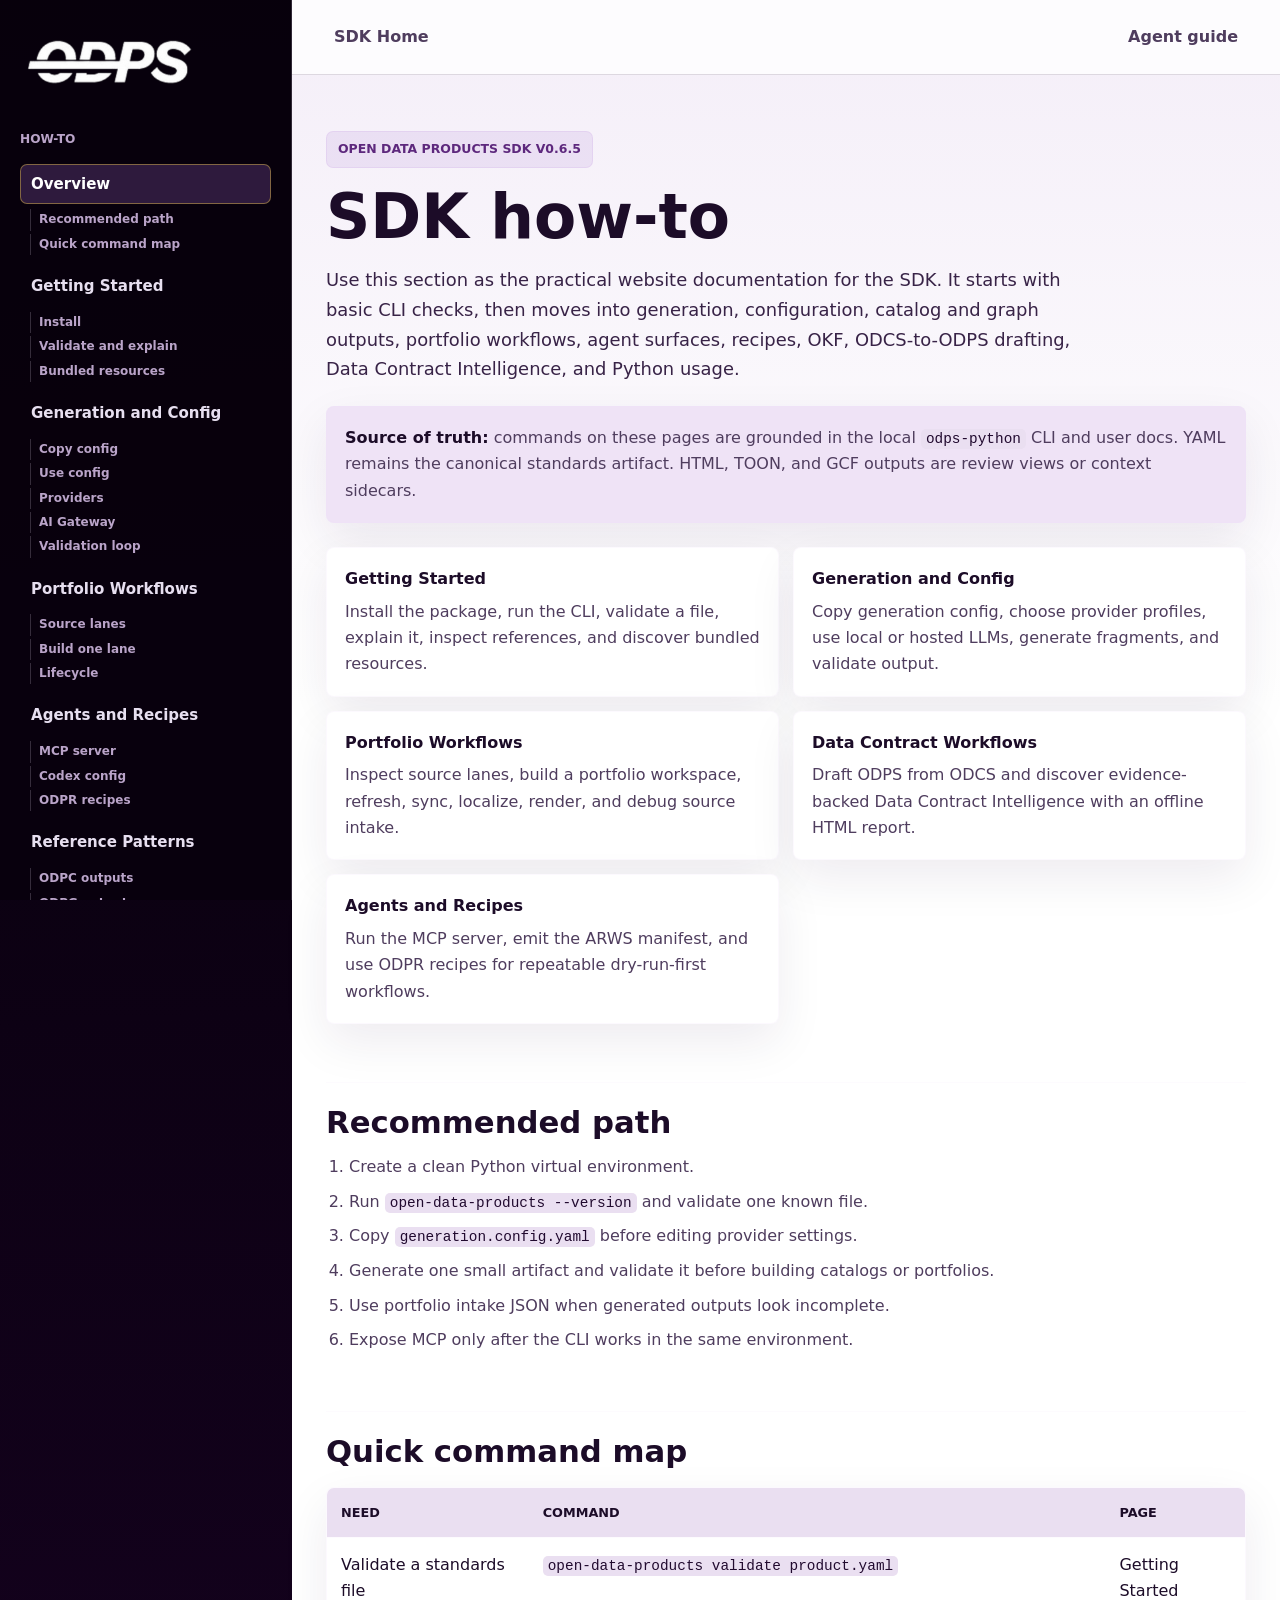
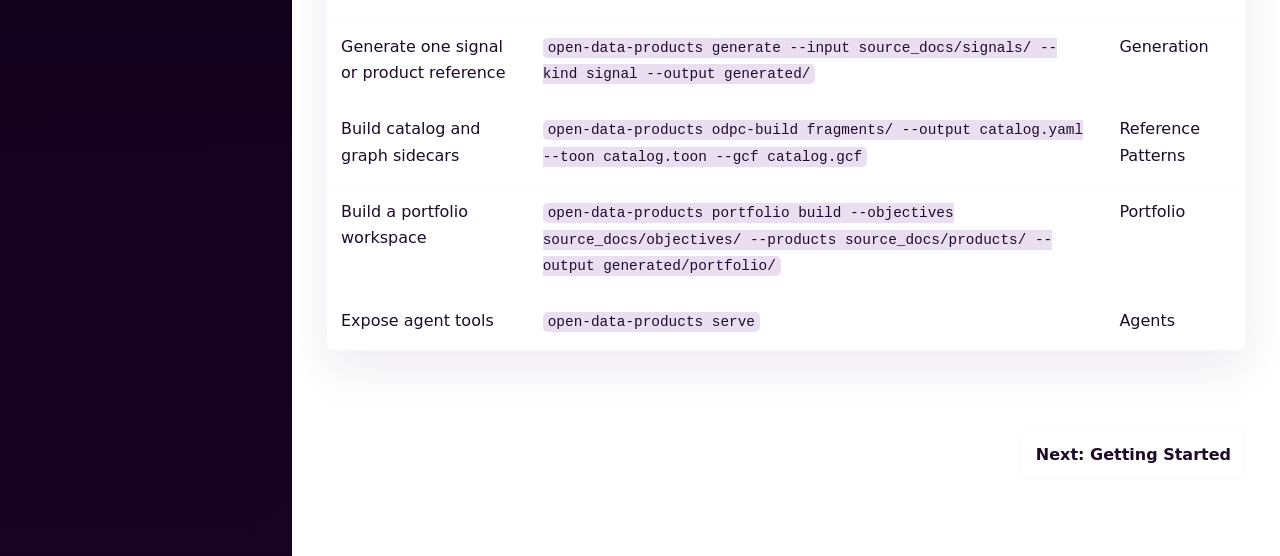
<file: docs/index.html>
<!DOCTYPE html>
<html lang="en">
<head>
  <meta charset="UTF-8" />
  <meta name="viewport" content="width=device-width, initial-scale=1.0" />
  <title>Open Data Products SDK How-To | Overview</title>
  <meta name="description" content="Traditional documentation overview for the Open Data Products SDK with install, validation, generation, portfolio, agent, and reference paths." />
  <link rel="canonical" href="https://opendataproducts.org/sdk/docs/" />
  <link rel="stylesheet" href="styles.css" />
</head>
<body>
  <div class="docs-shell">
    <aside class="sidebar">
      <div class="sidebar-header">
        <a class="brand" href="../"><img src="../logo.png" alt="Open Data Products SDK" /></a>
        <button class="mobile-nav-toggle" type="button" aria-controls="docs-nav" aria-expanded="false">
          <span>Menu</span>
          <span class="hamburger" aria-hidden="true"><span></span><span></span><span></span></span>
        </button>
      </div>
      <div class="nav-group" id="docs-nav">
        <div class="nav-label">How-to</div>
        <div class="nav-section">
          <a class="nav-link active" href="index.html"><span class="nav-title">Overview</span></a>
          <div class="nav-subitems"><a href="index.html#recommended-path">Recommended path</a><a href="index.html#quick-command-map">Quick command map</a></div>
        </div>
        <div class="nav-section">
          <a class="nav-link" href="getting-started.html"><span class="nav-title">Getting Started</span></a>
          <div class="nav-subitems"><a href="getting-started.html#install">Install</a><a href="getting-started.html#validate-and-explain">Validate and explain</a><a href="getting-started.html#bundled-resources">Bundled resources</a></div>
        </div>
        <div class="nav-section">
          <a class="nav-link" href="generation.html"><span class="nav-title">Generation and Config</span></a>
          <div class="nav-subitems"><a href="generation.html#copy-config-and-prompts">Copy config</a><a href="generation.html#use-copied-config">Use config</a><a href="generation.html#provider-configuration">Providers</a><a href="generation.html#ai-gateway">AI Gateway</a><a href="generation.html#validation-loop">Validation loop</a></div>
        </div>
        <div class="nav-section">
          <a class="nav-link" href="portfolio.html"><span class="nav-title">Portfolio Workflows</span></a>
          <div class="nav-subitems"><a href="portfolio.html#source-lane-layout">Source lanes</a><a href="portfolio.html#build-first-workspace">Build one lane</a><a href="portfolio.html#lifecycle-commands">Lifecycle</a></div>
        </div>
        <div class="nav-section">
          <a class="nav-link" href="agents.html"><span class="nav-title">Agents and Recipes</span></a>
          <div class="nav-subitems"><a href="agents.html#mcp-server">MCP server</a><a href="agents.html#codex-configuration">Codex config</a><a href="agents.html#odpr-recipes">ODPR recipes</a></div>
        </div>
        <div class="nav-section">
          <a class="nav-link" href="reference.html"><span class="nav-title">Reference Patterns</span></a>
          <div class="nav-subitems"><a href="reference.html#odpc-catalog-outputs">ODPC outputs</a><a href="reference.html#odpg-graph-outputs">ODPG outputs</a><a href="reference.html#data-contract-workflows">Data Contracts</a></div>
        </div>
      </div>
    </aside>
    <div class="main">
      <div class="topbar">
        <a href="../">SDK Home</a>
        <a href="../llms.txt">Agent guide</a>
      </div>
      <main class="content">
        <span class="eyebrow">Open Data Products SDK v0.6.5</span>
        <h1>SDK how-to</h1>
        <p class="lead">Use this section as the practical website documentation for the SDK. It starts with basic CLI checks, then moves into generation, configuration, catalog and graph outputs, portfolio workflows, agent surfaces, recipes, OKF, ODCS-to-ODPS drafting, Data Contract Intelligence, and Python usage.</p>

        <div class="callout">
          <p><strong>Source of truth:</strong> commands on these pages are grounded in the local <code>odps-python</code> CLI and user docs. YAML remains the canonical standards artifact. HTML, TOON, and GCF outputs are review views or context sidecars.</p>
        </div>

        <div class="cards">
          <a class="card" href="getting-started.html">
            <strong>Getting Started</strong>
            <p>Install the package, run the CLI, validate a file, explain it, inspect references, and discover bundled resources.</p>
          </a>
          <a class="card" href="generation.html">
            <strong>Generation and Config</strong>
            <p>Copy generation config, choose provider profiles, use local or hosted LLMs, generate fragments, and validate output.</p>
          </a>
          <a class="card" href="portfolio.html">
            <strong>Portfolio Workflows</strong>
            <p>Inspect source lanes, build a portfolio workspace, refresh, sync, localize, render, and debug source intake.</p>
          </a>
          <a class="card" href="reference.html#data-contract-workflows">
            <strong>Data Contract Workflows</strong>
            <p>Draft ODPS from ODCS and discover evidence-backed Data Contract Intelligence with an offline HTML report.</p>
          </a>
          <a class="card" href="agents.html">
            <strong>Agents and Recipes</strong>
            <p>Run the MCP server, emit the ARWS manifest, and use ODPR recipes for repeatable dry-run-first workflows.</p>
          </a>
        </div>

        <h2 id="recommended-path">Recommended path</h2>
        <ol>
          <li>Create a clean Python virtual environment.</li>
          <li>Run <code>open-data-products --version</code> and validate one known file.</li>
          <li>Copy <code>generation.config.yaml</code> before editing provider settings.</li>
          <li>Generate one small artifact and validate it before building catalogs or portfolios.</li>
          <li>Use portfolio intake JSON when generated outputs look incomplete.</li>
          <li>Expose MCP only after the CLI works in the same environment.</li>
        </ol>

        <h2 id="quick-command-map">Quick command map</h2>
        <div class="table-wrap">
          <table>
            <thead>
              <tr>
                <th>Need</th>
                <th>Command</th>
                <th>Page</th>
              </tr>
            </thead>
            <tbody>
              <tr>
                <td>Validate a standards file</td>
                <td><code>open-data-products validate product.yaml</code></td>
                <td><a href="getting-started.html">Getting Started</a></td>
              </tr>
              <tr>
                <td>Generate one signal or product reference</td>
                <td><code>open-data-products generate --input source_docs/signals/ --kind signal --output generated/</code></td>
                <td><a href="generation.html">Generation</a></td>
              </tr>
              <tr>
                <td>Build catalog and graph sidecars</td>
                <td><code>open-data-products odpc-build fragments/ --output catalog.yaml --toon catalog.toon --gcf catalog.gcf</code></td>
                <td><a href="reference.html">Reference Patterns</a></td>
              </tr>
              <tr>
                <td>Build a portfolio workspace</td>
                <td><code>open-data-products portfolio build --objectives source_docs/objectives/ --products source_docs/products/ --output generated/portfolio/</code></td>
                <td><a href="portfolio.html">Portfolio</a></td>
              </tr>
              <tr>
                <td>Expose agent tools</td>
                <td><code>open-data-products serve</code></td>
                <td><a href="agents.html">Agents</a></td>
              </tr>
            </tbody>
          </table>
        </div>

        <nav class="pager" aria-label="Next page">
          <span></span>
          <a href="getting-started.html">Next: Getting Started</a>
        </nav>
      </main>
    </div>
  </div>
  <script src="nav.js"></script>
</body>
</html>
</file>
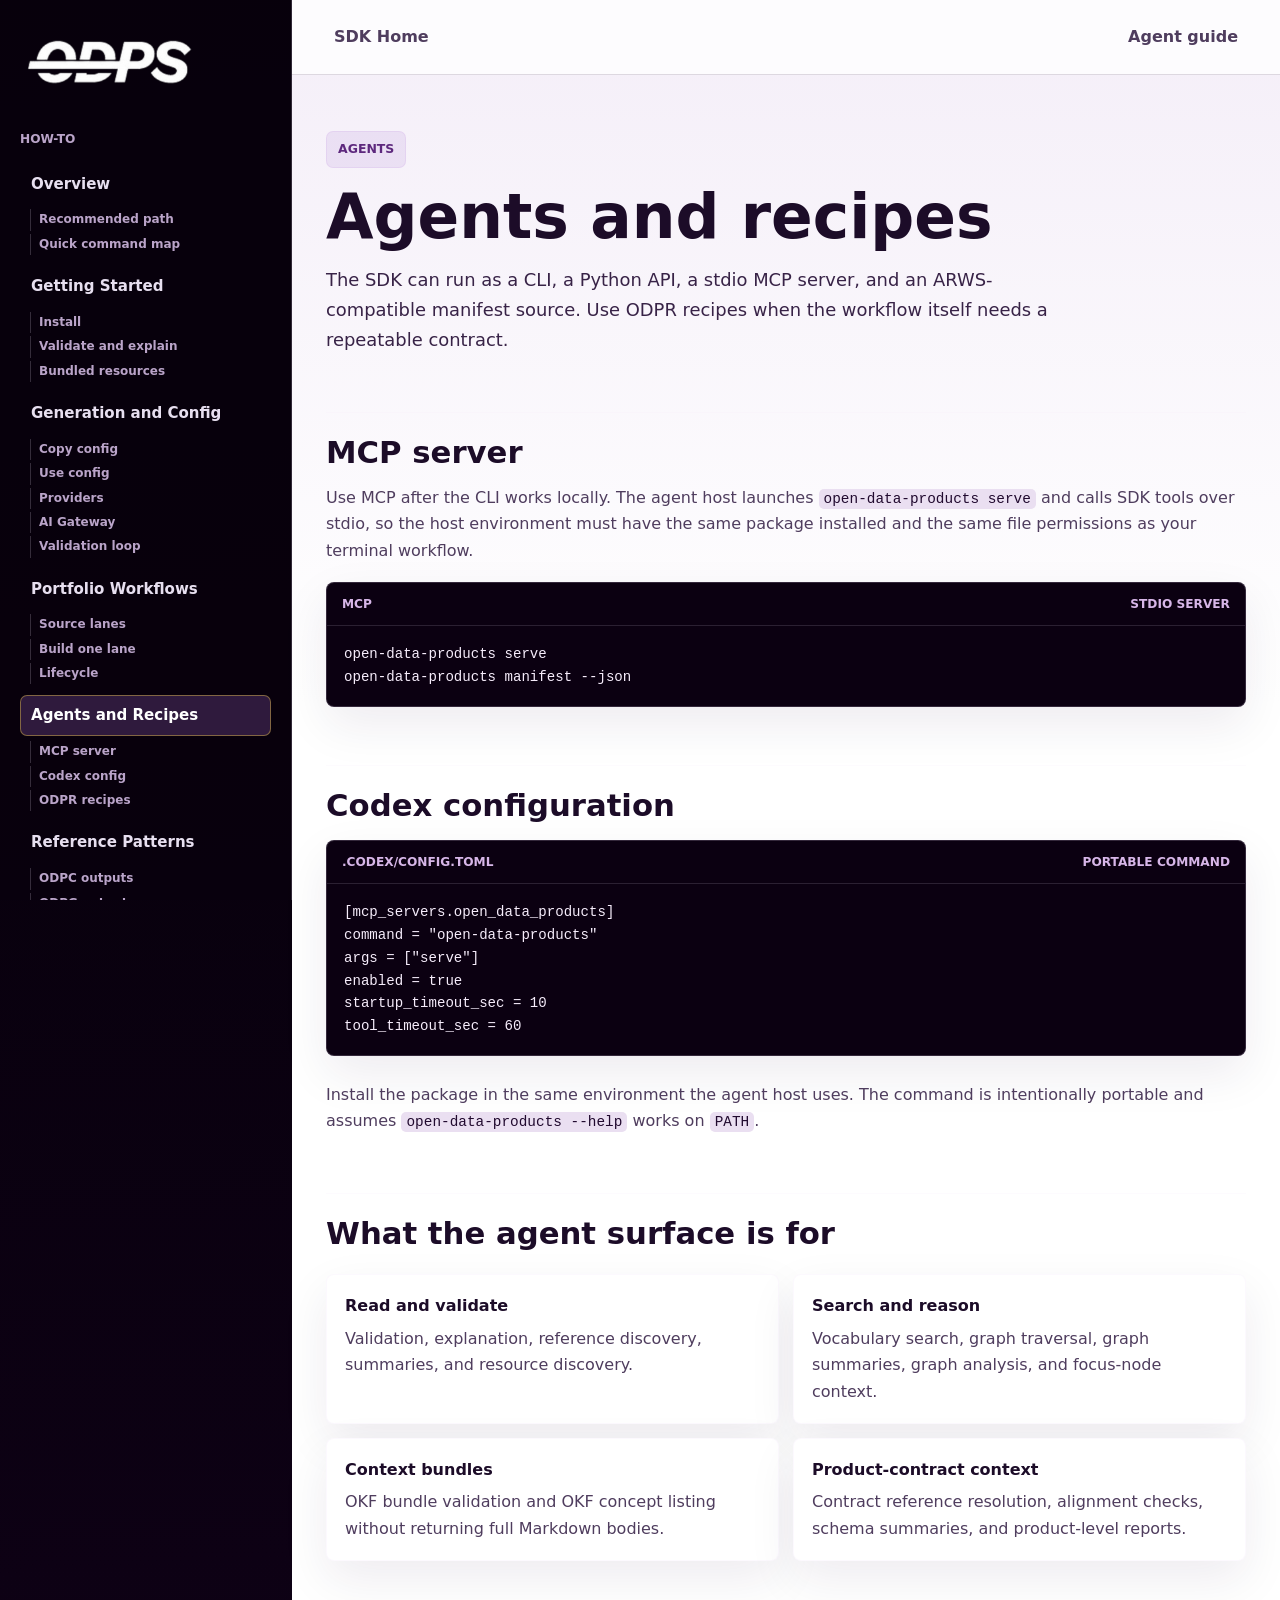
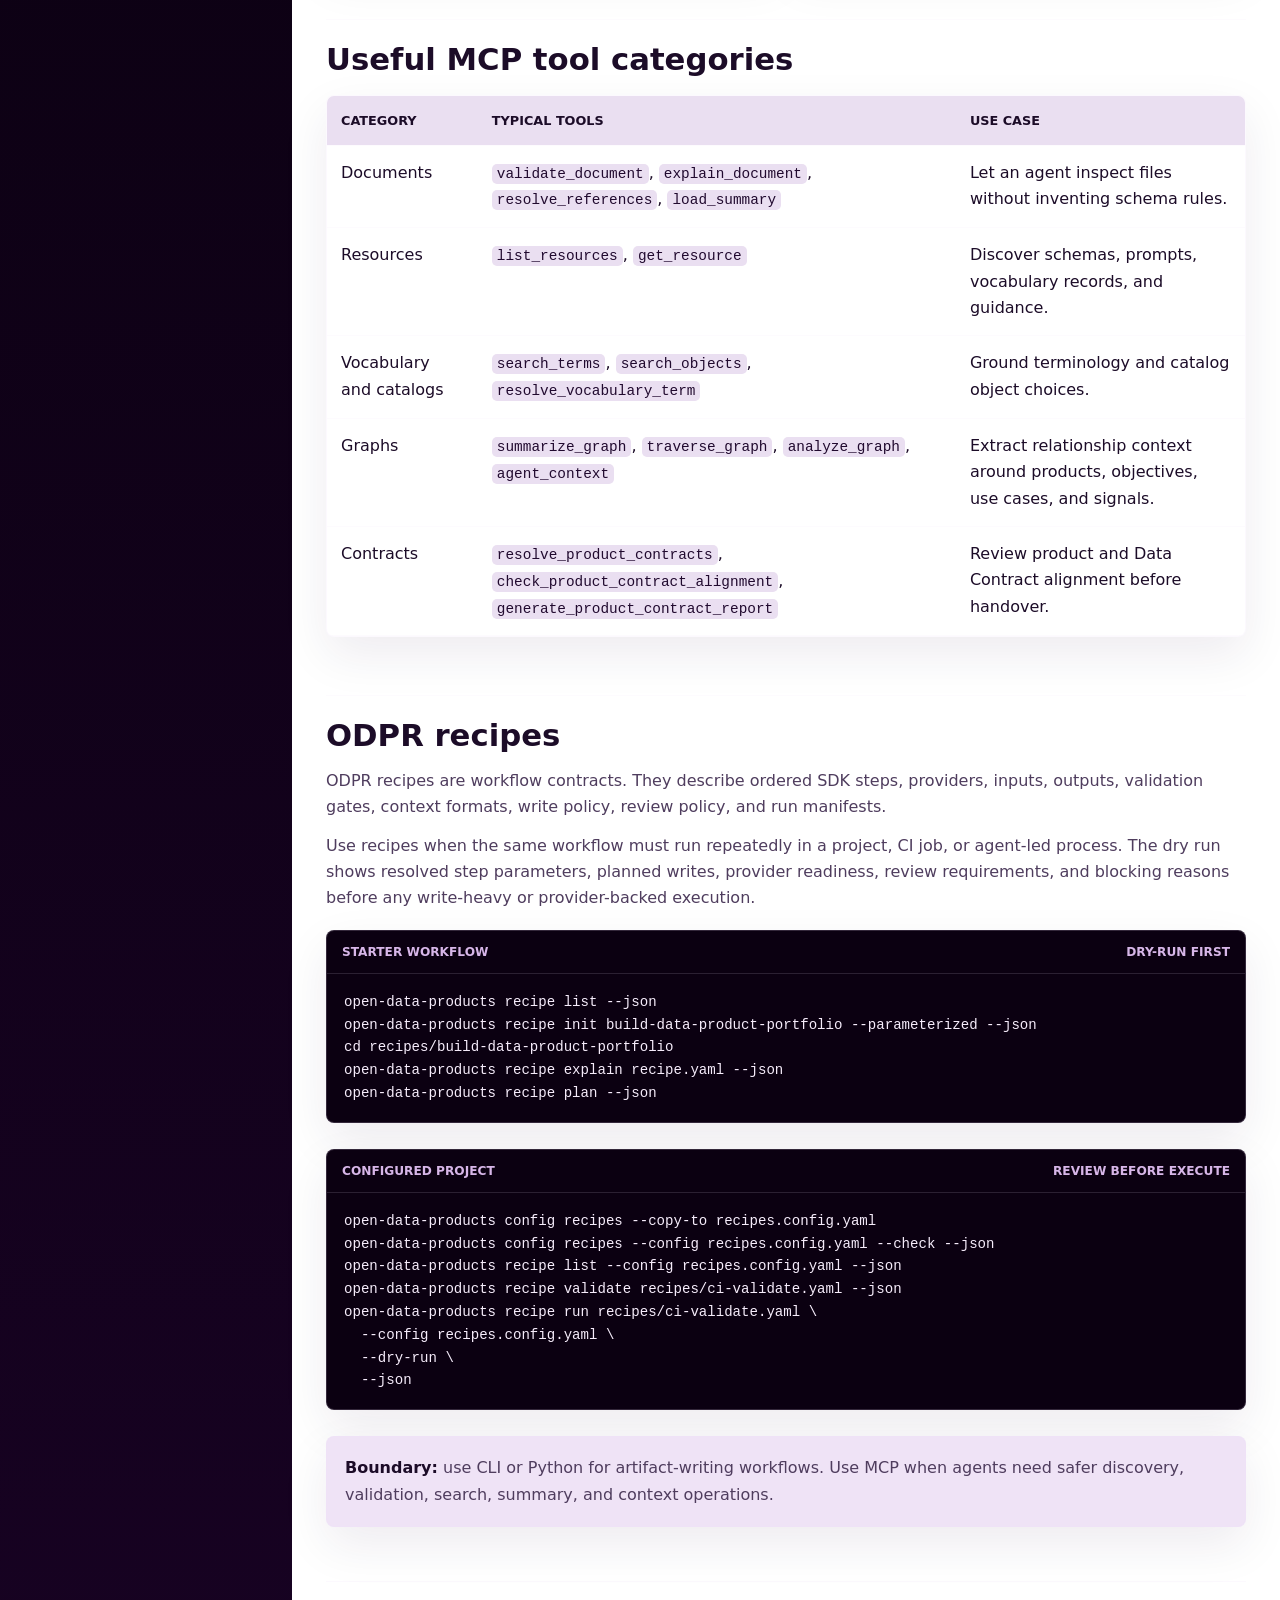
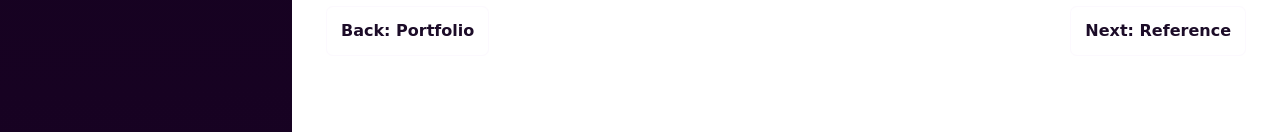
<file: docs/agents.html>
<!DOCTYPE html>
<html lang="en">
<head>
  <meta charset="UTF-8" />
  <meta name="viewport" content="width=device-width, initial-scale=1.0" />
  <title>Agents and Recipes | Open Data Products SDK</title>
  <meta name="description" content="Use Open Data Products SDK MCP, ARWS manifests, and ODPR recipes for agent-ready workflows." />
  <link rel="stylesheet" href="styles.css" />
</head>
<body>
  <div class="docs-shell">
    <aside class="sidebar">
      <div class="sidebar-header">
        <a class="brand" href="../"><img src="../logo.png" alt="Open Data Products SDK" /></a>
        <button class="mobile-nav-toggle" type="button" aria-controls="docs-nav" aria-expanded="false">
          <span>Menu</span>
          <span class="hamburger" aria-hidden="true"><span></span><span></span><span></span></span>
        </button>
      </div>
      <div class="nav-group" id="docs-nav">
        <div class="nav-label">How-to</div>
        <div class="nav-section">
          <a class="nav-link" href="index.html"><span class="nav-title">Overview</span></a>
          <div class="nav-subitems"><a href="index.html#recommended-path">Recommended path</a><a href="index.html#quick-command-map">Quick command map</a></div>
        </div>
        <div class="nav-section">
          <a class="nav-link" href="getting-started.html"><span class="nav-title">Getting Started</span></a>
          <div class="nav-subitems"><a href="getting-started.html#install">Install</a><a href="getting-started.html#validate-and-explain">Validate and explain</a><a href="getting-started.html#bundled-resources">Bundled resources</a></div>
        </div>
        <div class="nav-section">
          <a class="nav-link" href="generation.html"><span class="nav-title">Generation and Config</span></a>
          <div class="nav-subitems"><a href="generation.html#copy-config-and-prompts">Copy config</a><a href="generation.html#use-copied-config">Use config</a><a href="generation.html#provider-configuration">Providers</a><a href="generation.html#ai-gateway">AI Gateway</a><a href="generation.html#validation-loop">Validation loop</a></div>
        </div>
        <div class="nav-section">
          <a class="nav-link" href="portfolio.html"><span class="nav-title">Portfolio Workflows</span></a>
          <div class="nav-subitems"><a href="portfolio.html#source-lane-layout">Source lanes</a><a href="portfolio.html#build-first-workspace">Build one lane</a><a href="portfolio.html#lifecycle-commands">Lifecycle</a></div>
        </div>
        <div class="nav-section">
          <a class="nav-link active" href="agents.html"><span class="nav-title">Agents and Recipes</span></a>
          <div class="nav-subitems"><a href="agents.html#mcp-server">MCP server</a><a href="agents.html#codex-configuration">Codex config</a><a href="agents.html#odpr-recipes">ODPR recipes</a></div>
        </div>
        <div class="nav-section">
          <a class="nav-link" href="reference.html"><span class="nav-title">Reference Patterns</span></a>
          <div class="nav-subitems"><a href="reference.html#odpc-catalog-outputs">ODPC outputs</a><a href="reference.html#odpg-graph-outputs">ODPG outputs</a><a href="reference.html#data-contract-workflows">Data Contracts</a></div>
        </div>
      </div>
    </aside>
    <div class="main">
      <div class="topbar"><a href="../">SDK Home</a><a href="../llms.txt">Agent guide</a></div>
      <main class="content">
        <span class="eyebrow">Agents</span>
        <h1>Agents and recipes</h1>
        <p class="lead">The SDK can run as a CLI, a Python API, a stdio MCP server, and an ARWS-compatible manifest source. Use ODPR recipes when the workflow itself needs a repeatable contract.</p>

        <h2 id="mcp-server">MCP server</h2>
        <p>Use MCP after the CLI works locally. The agent host launches <code>open-data-products serve</code> and calls SDK tools over stdio, so the host environment must have the same package installed and the same file permissions as your terminal workflow.</p>
        <div class="code-panel">
          <div class="code-title"><span>MCP</span><span>stdio server</span></div>
<pre>open-data-products serve
open-data-products manifest --json</pre>
        </div>

        <h2 id="codex-configuration">Codex configuration</h2>
        <div class="code-panel">
          <div class="code-title"><span>.codex/config.toml</span><span>portable command</span></div>
<pre>[mcp_servers.open_data_products]
command = "open-data-products"
args = ["serve"]
enabled = true
startup_timeout_sec = 10
tool_timeout_sec = 60</pre>
        </div>
        <p>Install the package in the same environment the agent host uses. The command is intentionally portable and assumes <code>open-data-products --help</code> works on <code>PATH</code>.</p>

        <h2 id="agent-surface">What the agent surface is for</h2>
        <div class="cards">
          <div class="card"><strong>Read and validate</strong><p>Validation, explanation, reference discovery, summaries, and resource discovery.</p></div>
          <div class="card"><strong>Search and reason</strong><p>Vocabulary search, graph traversal, graph summaries, graph analysis, and focus-node context.</p></div>
          <div class="card"><strong>Context bundles</strong><p>OKF bundle validation and OKF concept listing without returning full Markdown bodies.</p></div>
          <div class="card"><strong>Product-contract context</strong><p>Contract reference resolution, alignment checks, schema summaries, and product-level reports.</p></div>
        </div>

        <h2 id="mcp-tool-categories">Useful MCP tool categories</h2>
        <div class="table-wrap">
          <table>
            <thead><tr><th>Category</th><th>Typical tools</th><th>Use case</th></tr></thead>
            <tbody>
              <tr><td>Documents</td><td><code>validate_document</code>, <code>explain_document</code>, <code>resolve_references</code>, <code>load_summary</code></td><td>Let an agent inspect files without inventing schema rules.</td></tr>
              <tr><td>Resources</td><td><code>list_resources</code>, <code>get_resource</code></td><td>Discover schemas, prompts, vocabulary records, and guidance.</td></tr>
              <tr><td>Vocabulary and catalogs</td><td><code>search_terms</code>, <code>search_objects</code>, <code>resolve_vocabulary_term</code></td><td>Ground terminology and catalog object choices.</td></tr>
              <tr><td>Graphs</td><td><code>summarize_graph</code>, <code>traverse_graph</code>, <code>analyze_graph</code>, <code>agent_context</code></td><td>Extract relationship context around products, objectives, use cases, and signals.</td></tr>
              <tr><td>Contracts</td><td><code>resolve_product_contracts</code>, <code>check_product_contract_alignment</code>, <code>generate_product_contract_report</code></td><td>Review product and Data Contract alignment before handover.</td></tr>
            </tbody>
          </table>
        </div>

        <h2 id="odpr-recipes">ODPR recipes</h2>
        <p>ODPR recipes are workflow contracts. They describe ordered SDK steps, providers, inputs, outputs, validation gates, context formats, write policy, review policy, and run manifests.</p>
        <p>Use recipes when the same workflow must run repeatedly in a project, CI job, or agent-led process. The dry run shows resolved step parameters, planned writes, provider readiness, review requirements, and blocking reasons before any write-heavy or provider-backed execution.</p>
        <div class="code-panel">
          <div class="code-title"><span>Starter workflow</span><span>dry-run first</span></div>
<pre>open-data-products recipe list --json
open-data-products recipe init build-data-product-portfolio --parameterized --json
cd recipes/build-data-product-portfolio
open-data-products recipe explain recipe.yaml --json
open-data-products recipe plan --json</pre>
        </div>
        <div class="code-panel">
          <div class="code-title"><span>Configured project</span><span>review before execute</span></div>
<pre>open-data-products config recipes --copy-to recipes.config.yaml
open-data-products config recipes --config recipes.config.yaml --check --json
open-data-products recipe list --config recipes.config.yaml --json
open-data-products recipe validate recipes/ci-validate.yaml --json
open-data-products recipe run recipes/ci-validate.yaml \
  --config recipes.config.yaml \
  --dry-run \
  --json</pre>
        </div>

        <div class="callout">
          <p><strong>Boundary:</strong> use CLI or Python for artifact-writing workflows. Use MCP when agents need safer discovery, validation, search, summary, and context operations.</p>
        </div>

        <nav class="pager" aria-label="Pagination">
          <a href="portfolio.html">Back: Portfolio</a>
          <a href="reference.html">Next: Reference</a>
        </nav>
      </main>
    </div>
  </div>
  <script src="nav.js"></script>
</body>
</html>
</file>
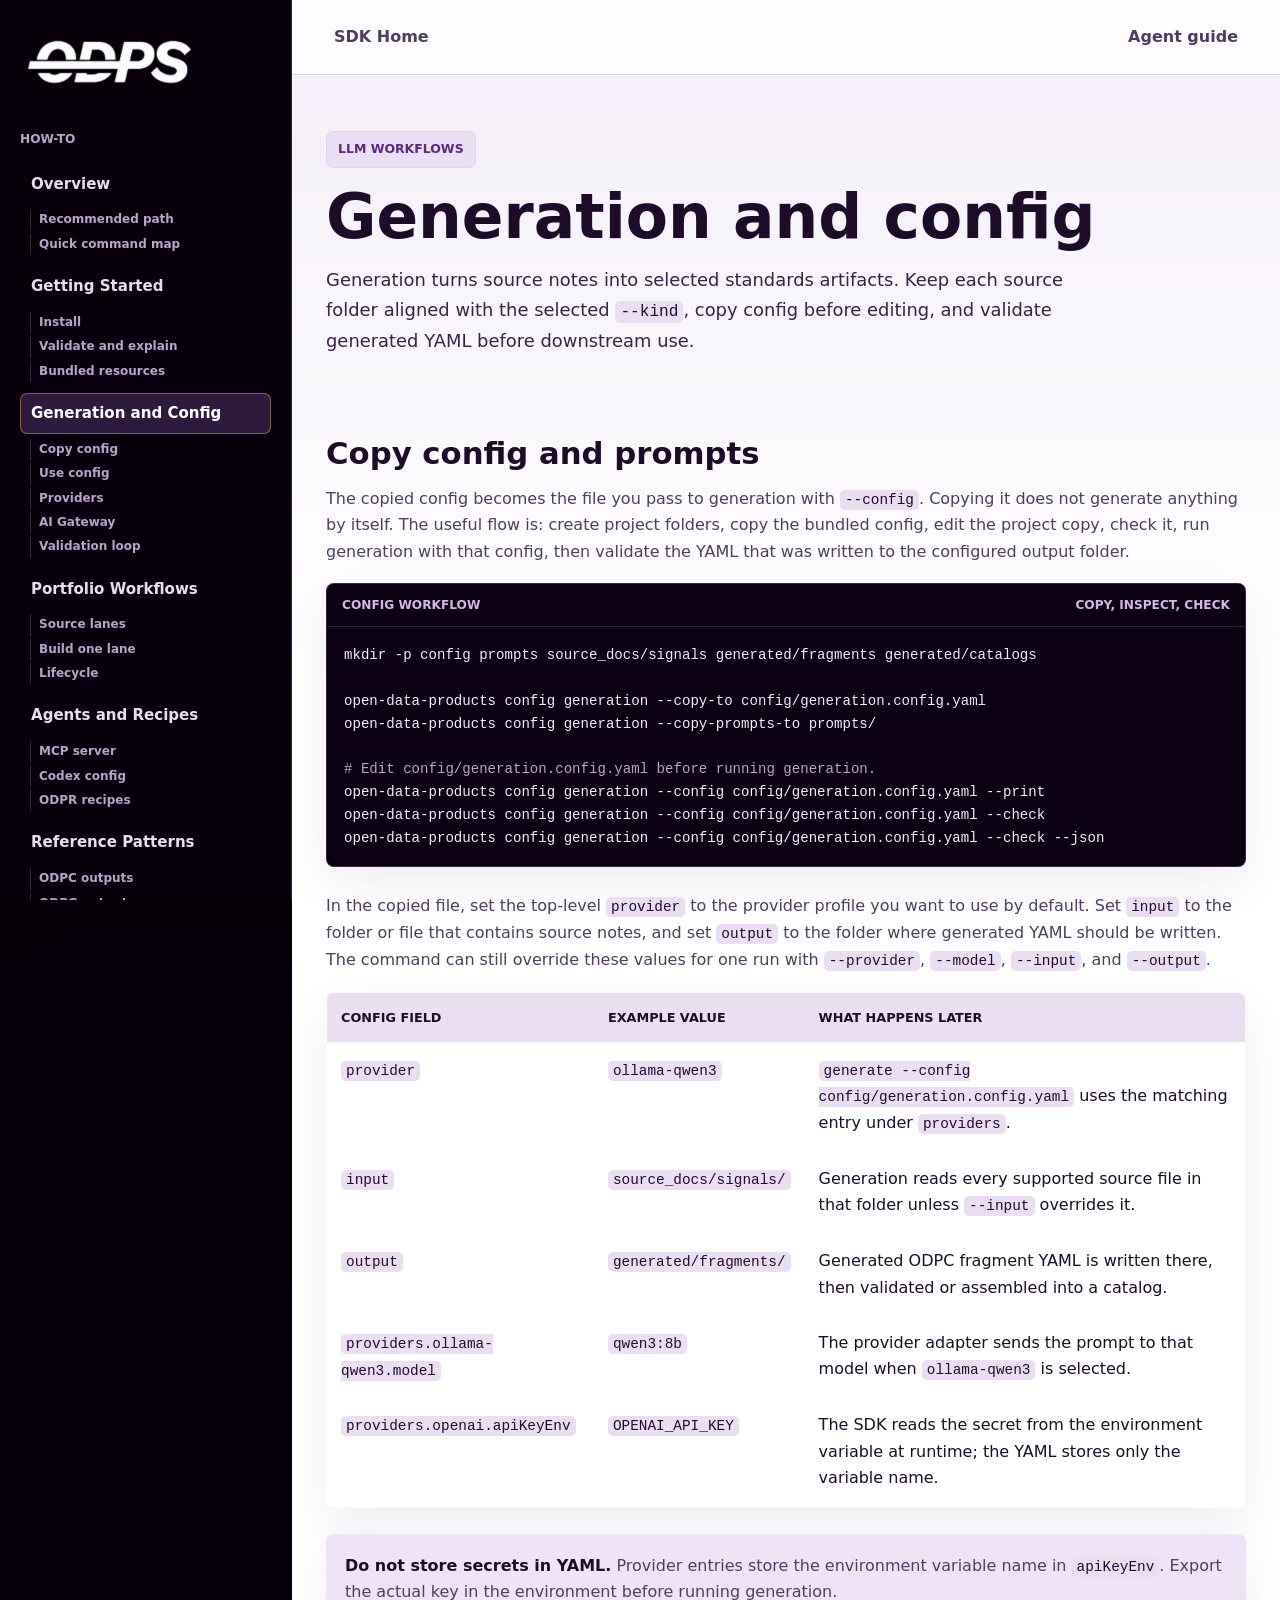
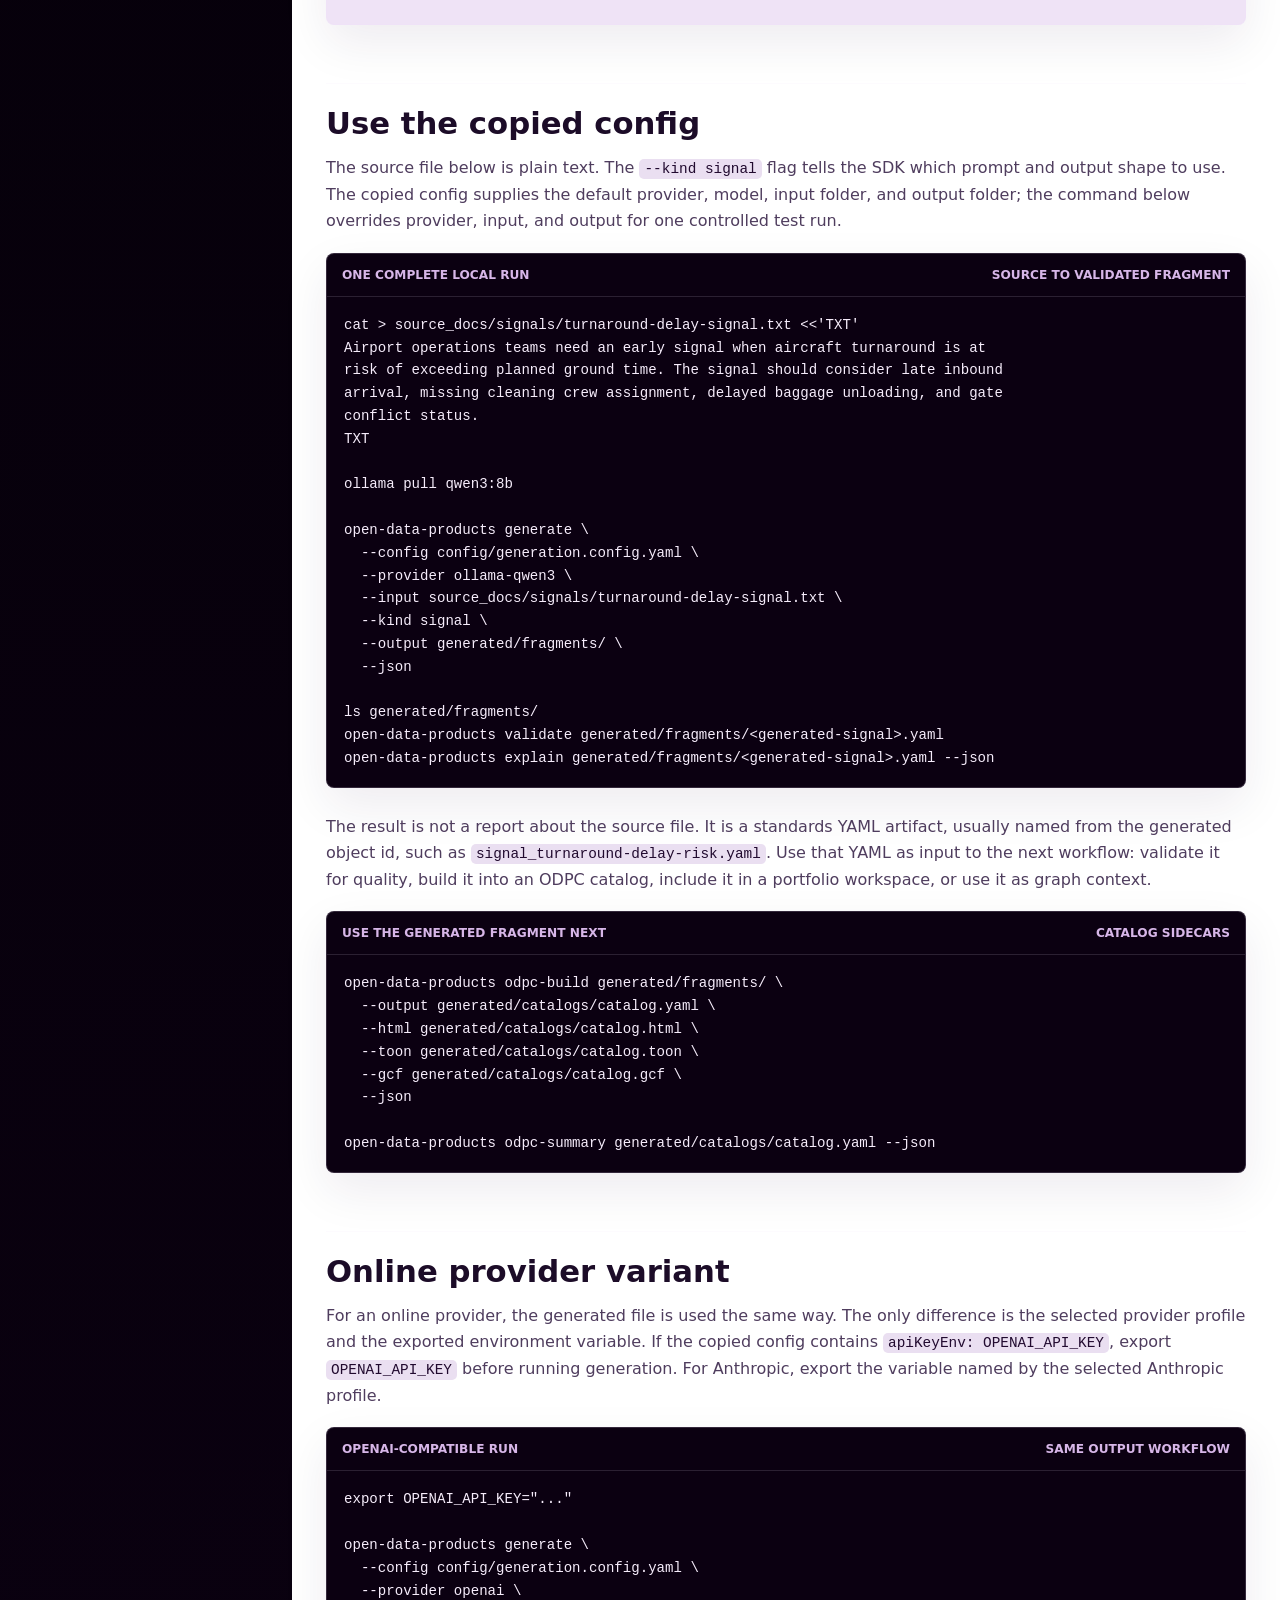
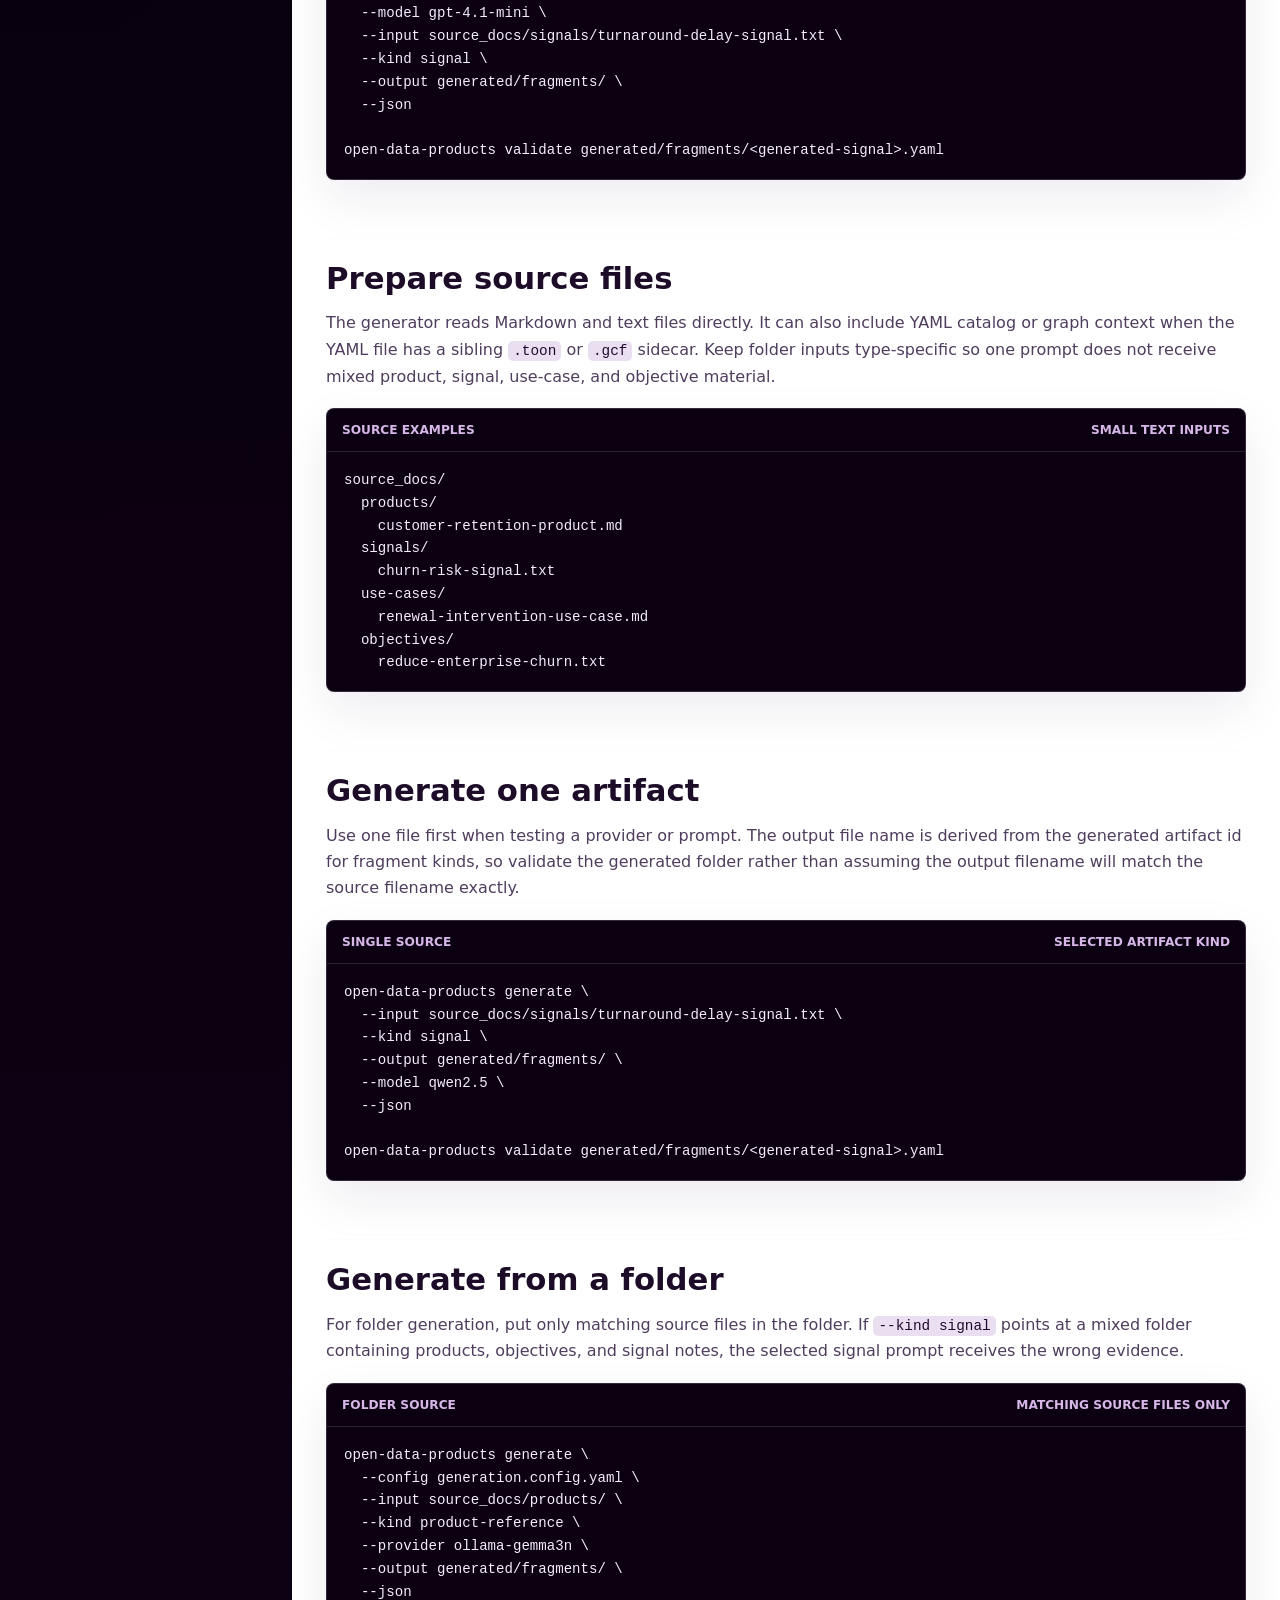
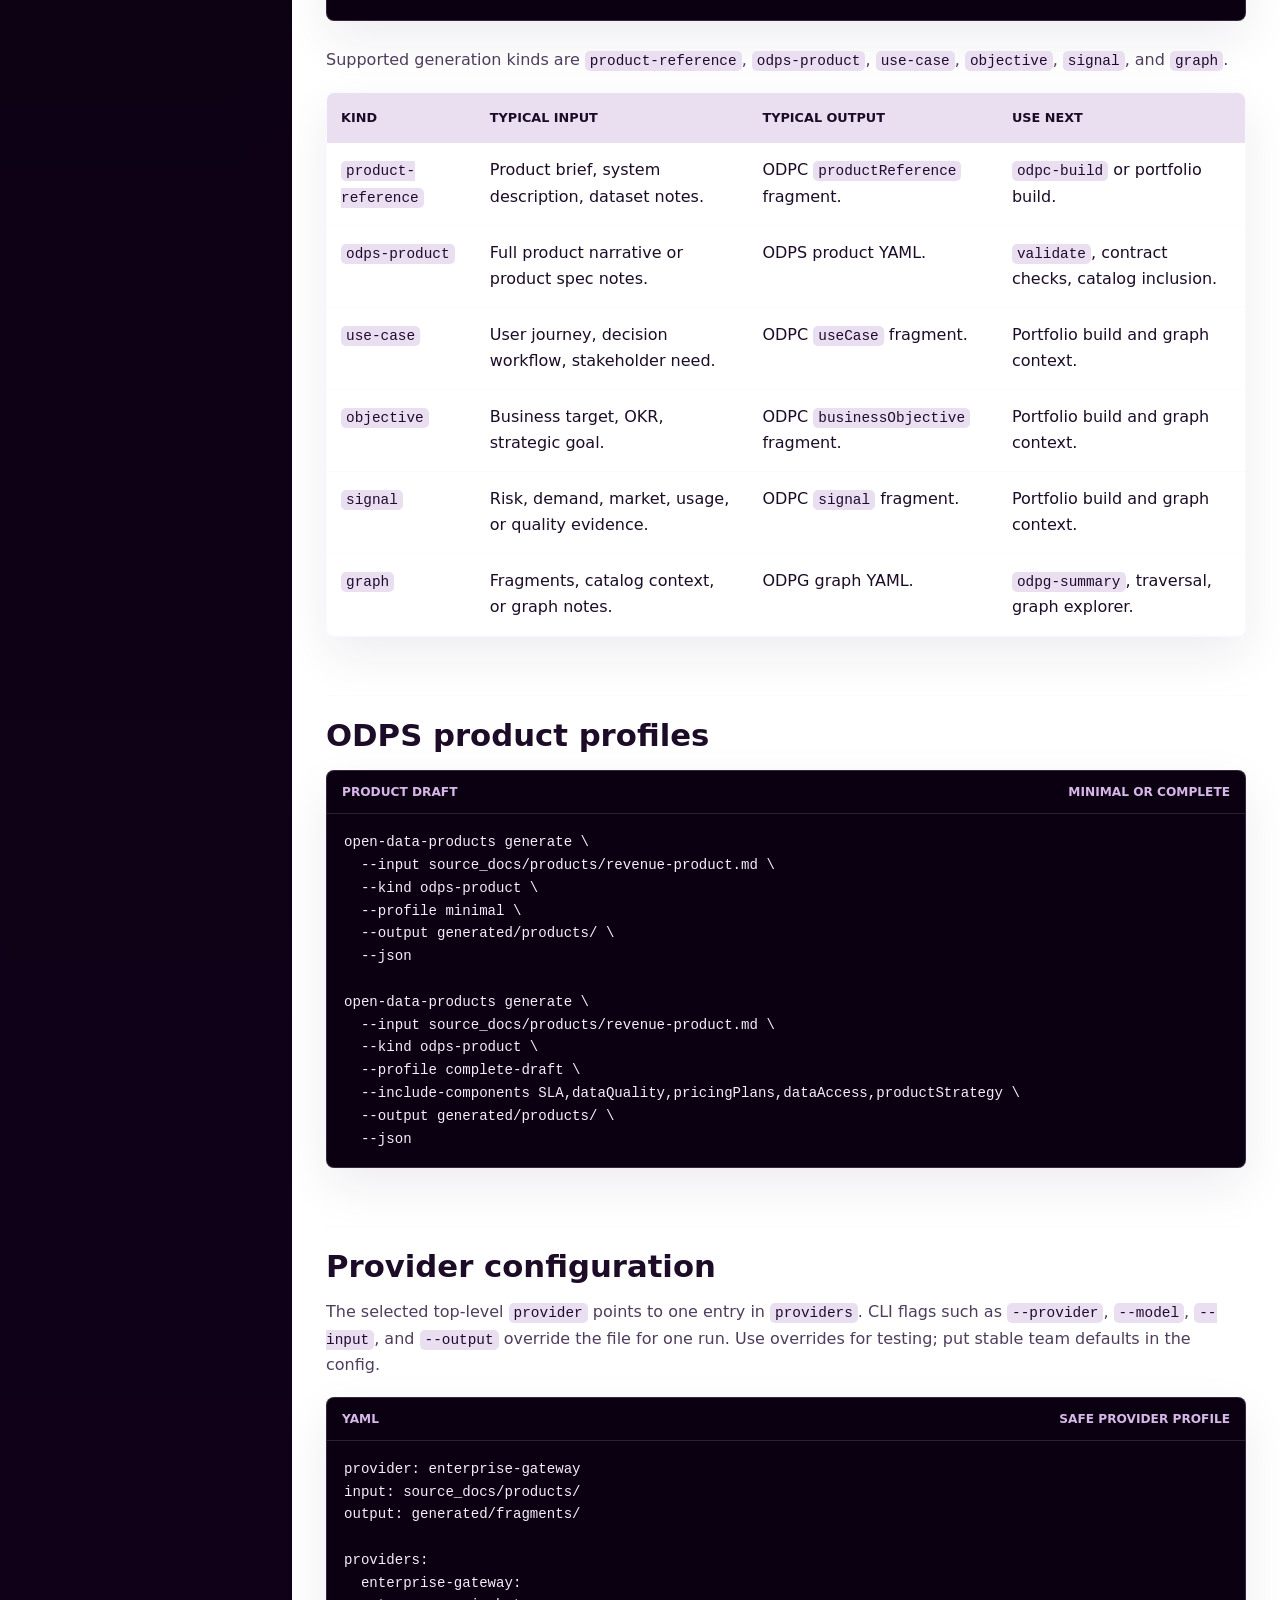
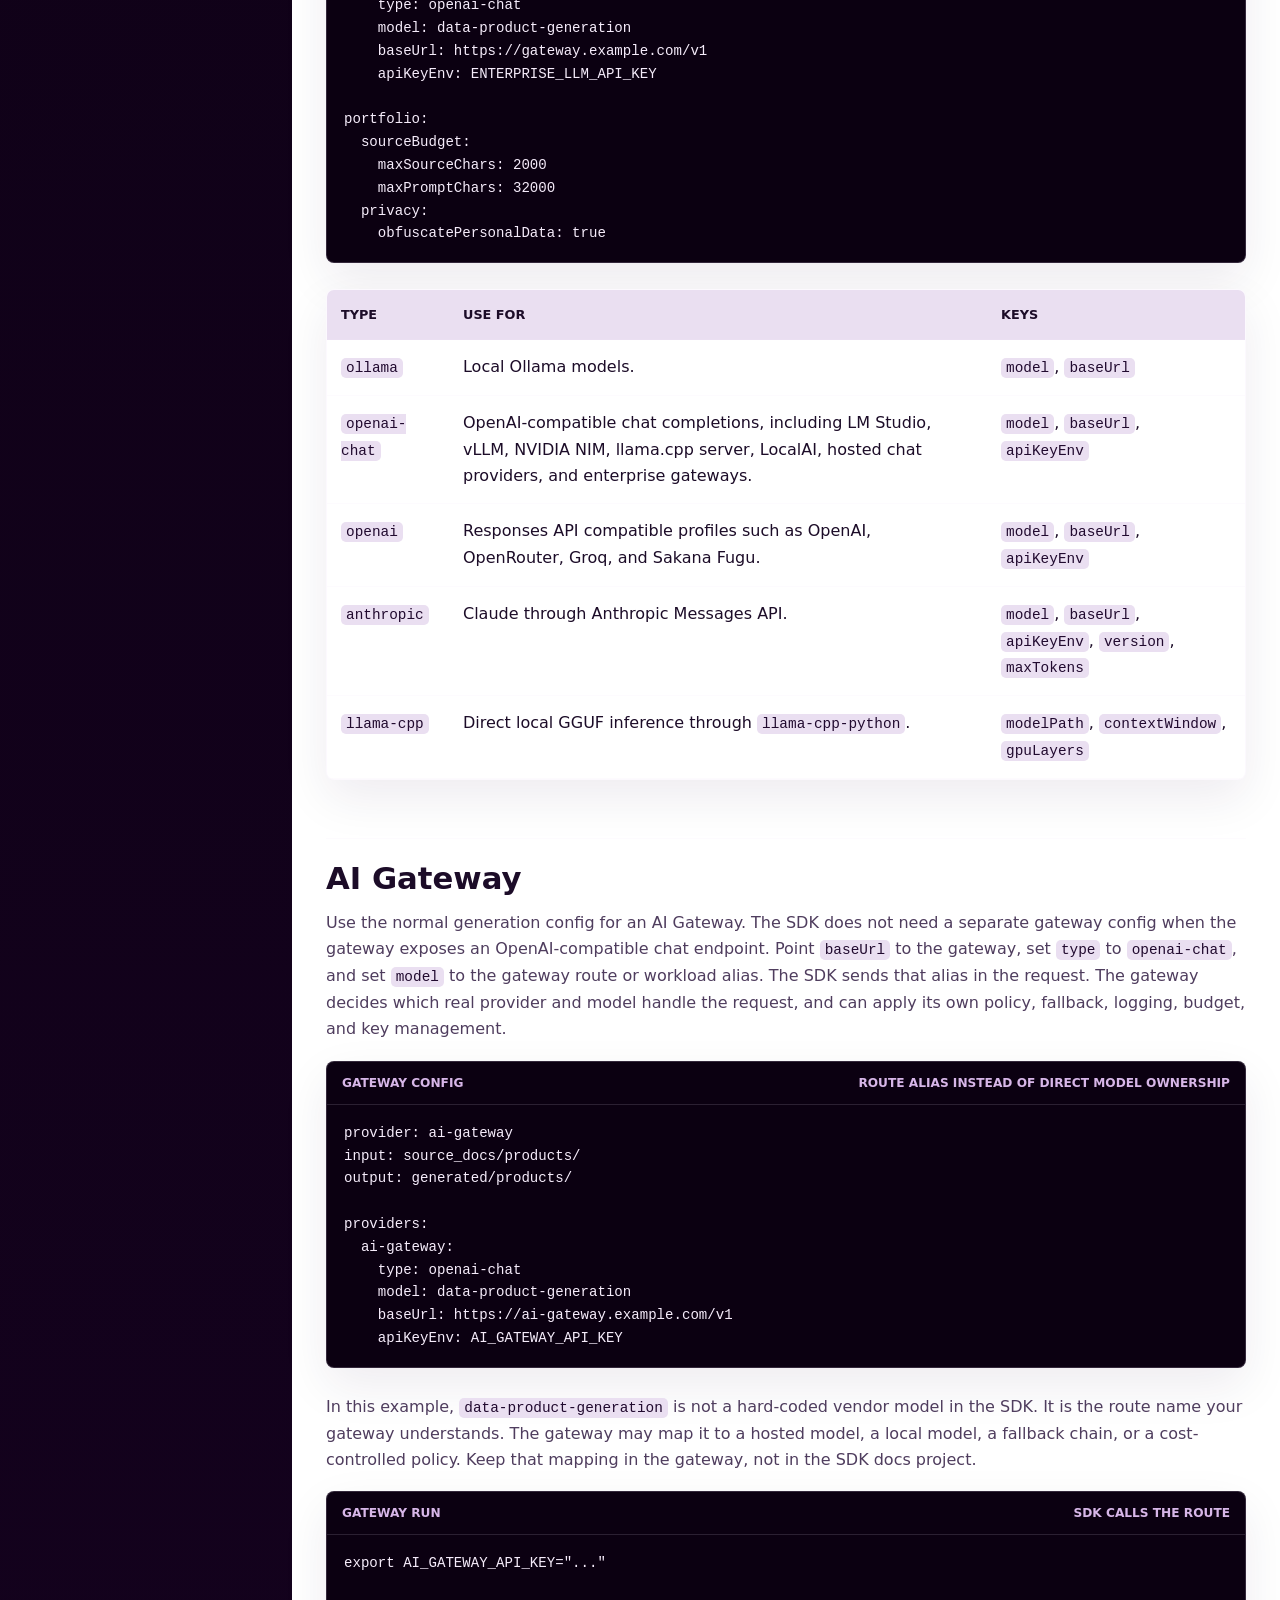
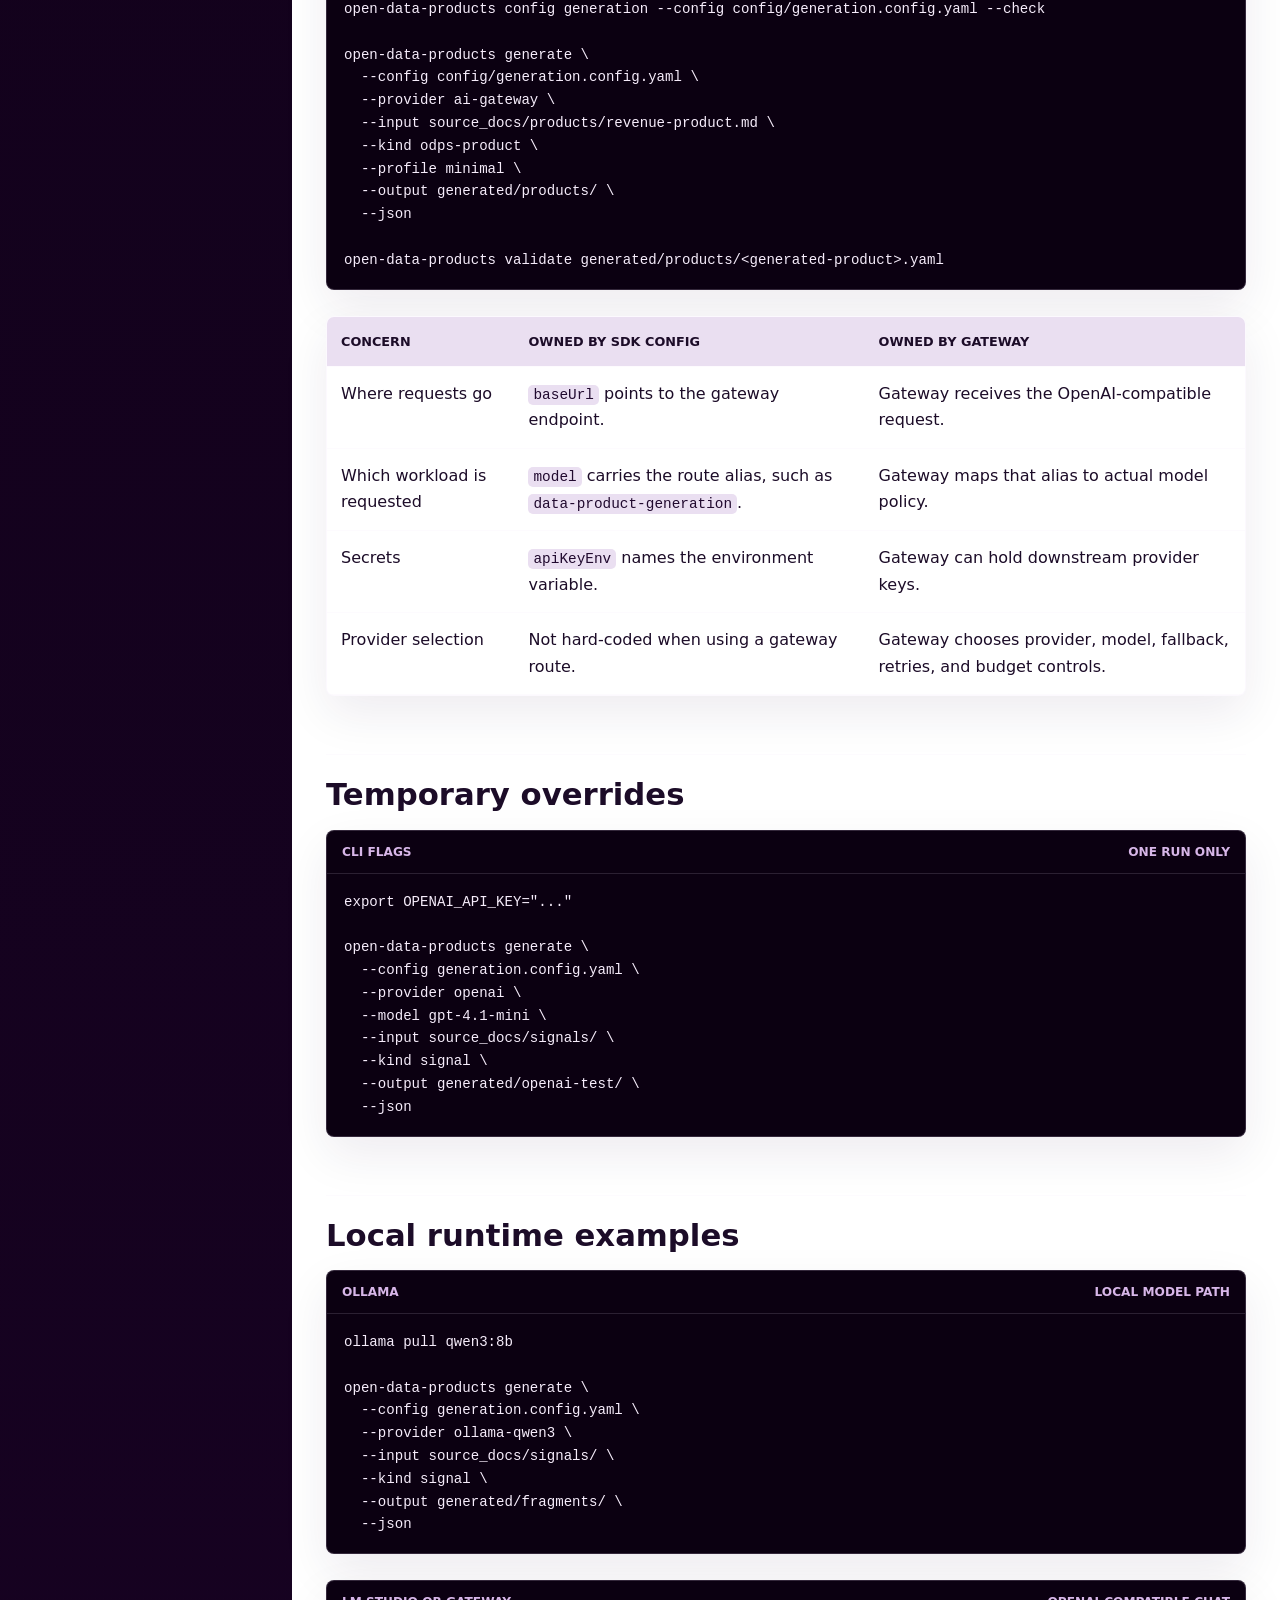
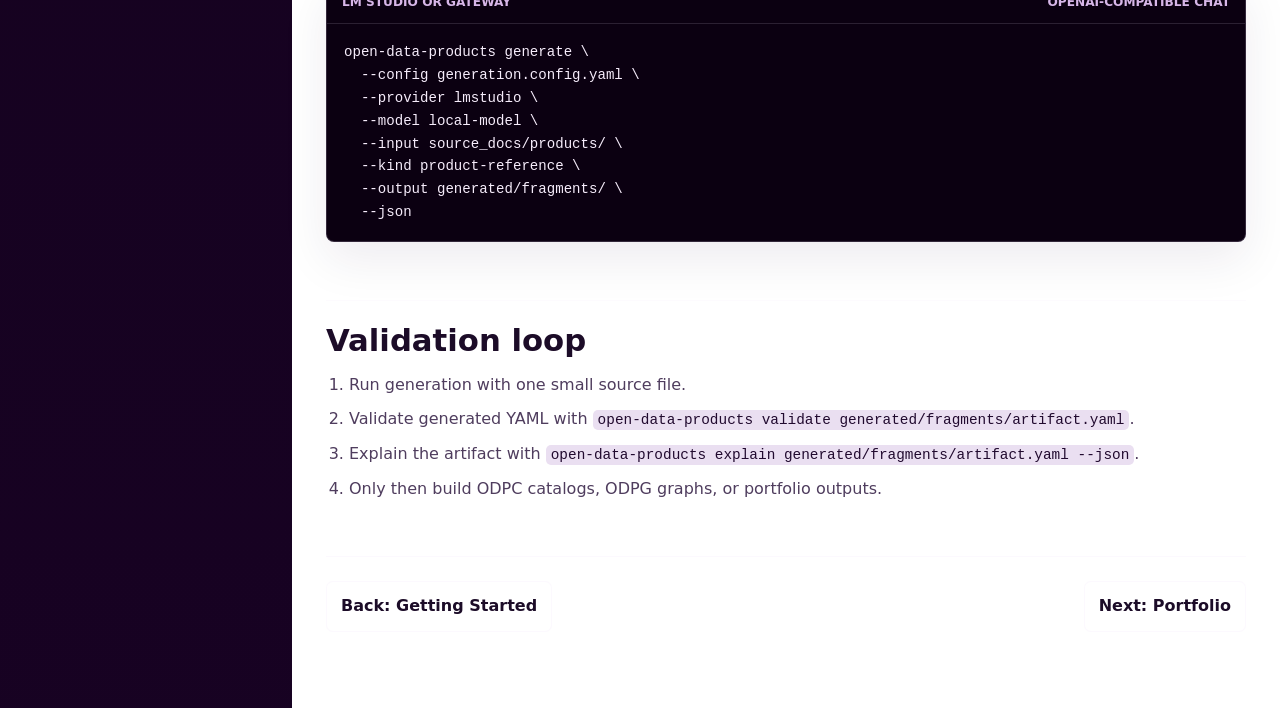
<file: docs/generation.html>
<!DOCTYPE html>
<html lang="en">
<head>
  <meta charset="UTF-8" />
  <meta name="viewport" content="width=device-width, initial-scale=1.0" />
  <title>Generation and Config | Open Data Products SDK</title>
  <meta name="description" content="Configure local and hosted LLM providers for the Open Data Products SDK and generate ODPS, ODPC, and ODPG artifacts." />
  <link rel="stylesheet" href="styles.css" />
</head>
<body>
  <div class="docs-shell">
    <aside class="sidebar">
      <div class="sidebar-header">
        <a class="brand" href="../"><img src="../logo.png" alt="Open Data Products SDK" /></a>
        <button class="mobile-nav-toggle" type="button" aria-controls="docs-nav" aria-expanded="false">
          <span>Menu</span>
          <span class="hamburger" aria-hidden="true"><span></span><span></span><span></span></span>
        </button>
      </div>
      <div class="nav-group" id="docs-nav">
        <div class="nav-label">How-to</div>
        <div class="nav-section">
          <a class="nav-link" href="index.html"><span class="nav-title">Overview</span></a>
          <div class="nav-subitems"><a href="index.html#recommended-path">Recommended path</a><a href="index.html#quick-command-map">Quick command map</a></div>
        </div>
        <div class="nav-section">
          <a class="nav-link" href="getting-started.html"><span class="nav-title">Getting Started</span></a>
          <div class="nav-subitems"><a href="getting-started.html#install">Install</a><a href="getting-started.html#validate-and-explain">Validate and explain</a><a href="getting-started.html#bundled-resources">Bundled resources</a></div>
        </div>
        <div class="nav-section">
          <a class="nav-link active" href="generation.html"><span class="nav-title">Generation and Config</span></a>
          <div class="nav-subitems"><a href="generation.html#copy-config-and-prompts">Copy config</a><a href="generation.html#use-copied-config">Use config</a><a href="generation.html#provider-configuration">Providers</a><a href="generation.html#ai-gateway">AI Gateway</a><a href="generation.html#validation-loop">Validation loop</a></div>
        </div>
        <div class="nav-section">
          <a class="nav-link" href="portfolio.html"><span class="nav-title">Portfolio Workflows</span></a>
          <div class="nav-subitems"><a href="portfolio.html#source-lane-layout">Source lanes</a><a href="portfolio.html#build-first-workspace">Build one lane</a><a href="portfolio.html#lifecycle-commands">Lifecycle</a></div>
        </div>
        <div class="nav-section">
          <a class="nav-link" href="agents.html"><span class="nav-title">Agents and Recipes</span></a>
          <div class="nav-subitems"><a href="agents.html#mcp-server">MCP server</a><a href="agents.html#codex-configuration">Codex config</a><a href="agents.html#odpr-recipes">ODPR recipes</a></div>
        </div>
        <div class="nav-section">
          <a class="nav-link" href="reference.html"><span class="nav-title">Reference Patterns</span></a>
          <div class="nav-subitems"><a href="reference.html#odpc-catalog-outputs">ODPC outputs</a><a href="reference.html#odpg-graph-outputs">ODPG outputs</a><a href="reference.html#data-contract-workflows">Data Contracts</a></div>
        </div>
      </div>
    </aside>
    <div class="main">
      <div class="topbar"><a href="../">SDK Home</a><a href="../llms.txt">Agent guide</a></div>
      <main class="content">
        <span class="eyebrow">LLM workflows</span>
        <h1>Generation and config</h1>
        <p class="lead">Generation turns source notes into selected standards artifacts. Keep each source folder aligned with the selected <code>--kind</code>, copy config before editing, and validate generated YAML before downstream use.</p>

        <h2 id="copy-config-and-prompts">Copy config and prompts</h2>
        <p>The copied config becomes the file you pass to generation with <code>--config</code>. Copying it does not generate anything by itself. The useful flow is: create project folders, copy the bundled config, edit the project copy, check it, run generation with that config, then validate the YAML that was written to the configured output folder.</p>
        <div class="code-panel">
          <div class="code-title"><span>Config workflow</span><span>copy, inspect, check</span></div>
<pre>mkdir -p config prompts source_docs/signals generated/fragments generated/catalogs

open-data-products config generation --copy-to config/generation.config.yaml
open-data-products config generation --copy-prompts-to prompts/

<span class="comment"># Edit config/generation.config.yaml before running generation.</span>
open-data-products config generation --config config/generation.config.yaml --print
open-data-products config generation --config config/generation.config.yaml --check
open-data-products config generation --config config/generation.config.yaml --check --json</pre>
        </div>
        <p>In the copied file, set the top-level <code>provider</code> to the provider profile you want to use by default. Set <code>input</code> to the folder or file that contains source notes, and set <code>output</code> to the folder where generated YAML should be written. The command can still override these values for one run with <code>--provider</code>, <code>--model</code>, <code>--input</code>, and <code>--output</code>.</p>
        <div class="table-wrap">
          <table>
            <thead><tr><th>Config field</th><th>Example value</th><th>What happens later</th></tr></thead>
            <tbody>
              <tr><td><code>provider</code></td><td><code>ollama-qwen3</code></td><td><code>generate --config config/generation.config.yaml</code> uses the matching entry under <code>providers</code>.</td></tr>
              <tr><td><code>input</code></td><td><code>source_docs/signals/</code></td><td>Generation reads every supported source file in that folder unless <code>--input</code> overrides it.</td></tr>
              <tr><td><code>output</code></td><td><code>generated/fragments/</code></td><td>Generated ODPC fragment YAML is written there, then validated or assembled into a catalog.</td></tr>
              <tr><td><code>providers.ollama-qwen3.model</code></td><td><code>qwen3:8b</code></td><td>The provider adapter sends the prompt to that model when <code>ollama-qwen3</code> is selected.</td></tr>
              <tr><td><code>providers.openai.apiKeyEnv</code></td><td><code>OPENAI_API_KEY</code></td><td>The SDK reads the secret from the environment variable at runtime; the YAML stores only the variable name.</td></tr>
            </tbody>
          </table>
        </div>
        <div class="callout">
          <p><strong>Do not store secrets in YAML.</strong> Provider entries store the environment variable name in <code>apiKeyEnv</code>. Export the actual key in the environment before running generation.</p>
        </div>

        <h2 id="use-copied-config">Use the copied config</h2>
        <p>The source file below is plain text. The <code>--kind signal</code> flag tells the SDK which prompt and output shape to use. The copied config supplies the default provider, model, input folder, and output folder; the command below overrides provider, input, and output for one controlled test run.</p>
        <div class="code-panel">
          <div class="code-title"><span>One complete local run</span><span>source to validated fragment</span></div>
<pre>cat &gt; source_docs/signals/turnaround-delay-signal.txt &lt;&lt;'TXT'
Airport operations teams need an early signal when aircraft turnaround is at
risk of exceeding planned ground time. The signal should consider late inbound
arrival, missing cleaning crew assignment, delayed baggage unloading, and gate
conflict status.
TXT

ollama pull qwen3:8b

open-data-products generate \
  --config config/generation.config.yaml \
  --provider ollama-qwen3 \
  --input source_docs/signals/turnaround-delay-signal.txt \
  --kind signal \
  --output generated/fragments/ \
  --json

ls generated/fragments/
open-data-products validate generated/fragments/&lt;generated-signal&gt;.yaml
open-data-products explain generated/fragments/&lt;generated-signal&gt;.yaml --json</pre>
        </div>
        <p>The result is not a report about the source file. It is a standards YAML artifact, usually named from the generated object id, such as <code>signal_turnaround-delay-risk.yaml</code>. Use that YAML as input to the next workflow: validate it for quality, build it into an ODPC catalog, include it in a portfolio workspace, or use it as graph context.</p>

        <div class="code-panel">
          <div class="code-title"><span>Use the generated fragment next</span><span>catalog sidecars</span></div>
<pre>open-data-products odpc-build generated/fragments/ \
  --output generated/catalogs/catalog.yaml \
  --html generated/catalogs/catalog.html \
  --toon generated/catalogs/catalog.toon \
  --gcf generated/catalogs/catalog.gcf \
  --json

open-data-products odpc-summary generated/catalogs/catalog.yaml --json</pre>
        </div>

        <h2 id="online-provider-variant">Online provider variant</h2>
        <p>For an online provider, the generated file is used the same way. The only difference is the selected provider profile and the exported environment variable. If the copied config contains <code>apiKeyEnv: OPENAI_API_KEY</code>, export <code>OPENAI_API_KEY</code> before running generation. For Anthropic, export the variable named by the selected Anthropic profile.</p>
        <div class="code-panel">
          <div class="code-title"><span>OpenAI-compatible run</span><span>same output workflow</span></div>
<pre>export OPENAI_API_KEY="..."

open-data-products generate \
  --config config/generation.config.yaml \
  --provider openai \
  --model gpt-4.1-mini \
  --input source_docs/signals/turnaround-delay-signal.txt \
  --kind signal \
  --output generated/fragments/ \
  --json

open-data-products validate generated/fragments/&lt;generated-signal&gt;.yaml</pre>
        </div>

        <h2 id="prepare-source-files">Prepare source files</h2>
        <p>The generator reads Markdown and text files directly. It can also include YAML catalog or graph context when the YAML file has a sibling <code>.toon</code> or <code>.gcf</code> sidecar. Keep folder inputs type-specific so one prompt does not receive mixed product, signal, use-case, and objective material.</p>
        <div class="code-panel">
          <div class="code-title"><span>Source examples</span><span>small text inputs</span></div>
<pre>source_docs/
  products/
    customer-retention-product.md
  signals/
    churn-risk-signal.txt
  use-cases/
    renewal-intervention-use-case.md
  objectives/
    reduce-enterprise-churn.txt</pre>
        </div>

        <h2 id="generate-one-artifact">Generate one artifact</h2>
        <p>Use one file first when testing a provider or prompt. The output file name is derived from the generated artifact id for fragment kinds, so validate the generated folder rather than assuming the output filename will match the source filename exactly.</p>
        <div class="code-panel">
          <div class="code-title"><span>Single source</span><span>selected artifact kind</span></div>
<pre>open-data-products generate \
  --input source_docs/signals/turnaround-delay-signal.txt \
  --kind signal \
  --output generated/fragments/ \
  --model qwen2.5 \
  --json

open-data-products validate generated/fragments/&lt;generated-signal&gt;.yaml</pre>
        </div>

        <h2 id="generate-from-folder">Generate from a folder</h2>
        <p>For folder generation, put only matching source files in the folder. If <code>--kind signal</code> points at a mixed folder containing products, objectives, and signal notes, the selected signal prompt receives the wrong evidence.</p>
        <div class="code-panel">
          <div class="code-title"><span>Folder source</span><span>matching source files only</span></div>
<pre>open-data-products generate \
  --config generation.config.yaml \
  --input source_docs/products/ \
  --kind product-reference \
  --provider ollama-gemma3n \
  --output generated/fragments/ \
  --json</pre>
        </div>
        <p>Supported generation kinds are <code>product-reference</code>, <code>odps-product</code>, <code>use-case</code>, <code>objective</code>, <code>signal</code>, and <code>graph</code>.</p>

        <div class="table-wrap">
          <table>
            <thead><tr><th>Kind</th><th>Typical input</th><th>Typical output</th><th>Use next</th></tr></thead>
            <tbody>
              <tr><td><code>product-reference</code></td><td>Product brief, system description, dataset notes.</td><td>ODPC <code>productReference</code> fragment.</td><td><code>odpc-build</code> or portfolio build.</td></tr>
              <tr><td><code>odps-product</code></td><td>Full product narrative or product spec notes.</td><td>ODPS product YAML.</td><td><code>validate</code>, contract checks, catalog inclusion.</td></tr>
              <tr><td><code>use-case</code></td><td>User journey, decision workflow, stakeholder need.</td><td>ODPC <code>useCase</code> fragment.</td><td>Portfolio build and graph context.</td></tr>
              <tr><td><code>objective</code></td><td>Business target, OKR, strategic goal.</td><td>ODPC <code>businessObjective</code> fragment.</td><td>Portfolio build and graph context.</td></tr>
              <tr><td><code>signal</code></td><td>Risk, demand, market, usage, or quality evidence.</td><td>ODPC <code>signal</code> fragment.</td><td>Portfolio build and graph context.</td></tr>
              <tr><td><code>graph</code></td><td>Fragments, catalog context, or graph notes.</td><td>ODPG graph YAML.</td><td><code>odpg-summary</code>, traversal, graph explorer.</td></tr>
            </tbody>
          </table>
        </div>

        <h2 id="odps-product-profiles">ODPS product profiles</h2>
        <div class="code-panel">
          <div class="code-title"><span>Product draft</span><span>minimal or complete</span></div>
<pre>open-data-products generate \
  --input source_docs/products/revenue-product.md \
  --kind odps-product \
  --profile minimal \
  --output generated/products/ \
  --json

open-data-products generate \
  --input source_docs/products/revenue-product.md \
  --kind odps-product \
  --profile complete-draft \
  --include-components SLA,dataQuality,pricingPlans,dataAccess,productStrategy \
  --output generated/products/ \
  --json</pre>
        </div>

        <h2 id="provider-configuration">Provider configuration</h2>
        <p>The selected top-level <code>provider</code> points to one entry in <code>providers</code>. CLI flags such as <code>--provider</code>, <code>--model</code>, <code>--input</code>, and <code>--output</code> override the file for one run. Use overrides for testing; put stable team defaults in the config.</p>
        <div class="code-panel">
          <div class="code-title"><span>YAML</span><span>safe provider profile</span></div>
<pre>provider: enterprise-gateway
input: source_docs/products/
output: generated/fragments/

providers:
  enterprise-gateway:
    type: openai-chat
    model: data-product-generation
    baseUrl: https://gateway.example.com/v1
    apiKeyEnv: ENTERPRISE_LLM_API_KEY

portfolio:
  sourceBudget:
    maxSourceChars: 2000
    maxPromptChars: 32000
  privacy:
    obfuscatePersonalData: true</pre>
        </div>

        <div class="table-wrap">
          <table>
            <thead><tr><th>Type</th><th>Use for</th><th>Keys</th></tr></thead>
            <tbody>
              <tr><td><code>ollama</code></td><td>Local Ollama models.</td><td><code>model</code>, <code>baseUrl</code></td></tr>
              <tr><td><code>openai-chat</code></td><td>OpenAI-compatible chat completions, including LM Studio, vLLM, NVIDIA NIM, llama.cpp server, LocalAI, hosted chat providers, and enterprise gateways.</td><td><code>model</code>, <code>baseUrl</code>, <code>apiKeyEnv</code></td></tr>
              <tr><td><code>openai</code></td><td>Responses API compatible profiles such as OpenAI, OpenRouter, Groq, and Sakana Fugu.</td><td><code>model</code>, <code>baseUrl</code>, <code>apiKeyEnv</code></td></tr>
              <tr><td><code>anthropic</code></td><td>Claude through Anthropic Messages API.</td><td><code>model</code>, <code>baseUrl</code>, <code>apiKeyEnv</code>, <code>version</code>, <code>maxTokens</code></td></tr>
              <tr><td><code>llama-cpp</code></td><td>Direct local GGUF inference through <code>llama-cpp-python</code>.</td><td><code>modelPath</code>, <code>contextWindow</code>, <code>gpuLayers</code></td></tr>
            </tbody>
          </table>
        </div>

        <h2 id="ai-gateway">AI Gateway</h2>
        <p>Use the normal generation config for an AI Gateway. The SDK does not need a separate gateway config when the gateway exposes an OpenAI-compatible chat endpoint. Point <code>baseUrl</code> to the gateway, set <code>type</code> to <code>openai-chat</code>, and set <code>model</code> to the gateway route or workload alias. The SDK sends that alias in the request. The gateway decides which real provider and model handle the request, and can apply its own policy, fallback, logging, budget, and key management.</p>
        <div class="code-panel">
          <div class="code-title"><span>Gateway config</span><span>route alias instead of direct model ownership</span></div>
<pre>provider: ai-gateway
input: source_docs/products/
output: generated/products/

providers:
  ai-gateway:
    type: openai-chat
    model: data-product-generation
    baseUrl: https://ai-gateway.example.com/v1
    apiKeyEnv: AI_GATEWAY_API_KEY</pre>
        </div>
        <p>In this example, <code>data-product-generation</code> is not a hard-coded vendor model in the SDK. It is the route name your gateway understands. The gateway may map it to a hosted model, a local model, a fallback chain, or a cost-controlled policy. Keep that mapping in the gateway, not in the SDK docs project.</p>
        <div class="code-panel">
          <div class="code-title"><span>Gateway run</span><span>SDK calls the route</span></div>
<pre>export AI_GATEWAY_API_KEY="..."

open-data-products config generation --config config/generation.config.yaml --check

open-data-products generate \
  --config config/generation.config.yaml \
  --provider ai-gateway \
  --input source_docs/products/revenue-product.md \
  --kind odps-product \
  --profile minimal \
  --output generated/products/ \
  --json

open-data-products validate generated/products/&lt;generated-product&gt;.yaml</pre>
        </div>
        <div class="table-wrap">
          <table>
            <thead><tr><th>Concern</th><th>Owned by SDK config</th><th>Owned by gateway</th></tr></thead>
            <tbody>
              <tr><td>Where requests go</td><td><code>baseUrl</code> points to the gateway endpoint.</td><td>Gateway receives the OpenAI-compatible request.</td></tr>
              <tr><td>Which workload is requested</td><td><code>model</code> carries the route alias, such as <code>data-product-generation</code>.</td><td>Gateway maps that alias to actual model policy.</td></tr>
              <tr><td>Secrets</td><td><code>apiKeyEnv</code> names the environment variable.</td><td>Gateway can hold downstream provider keys.</td></tr>
              <tr><td>Provider selection</td><td>Not hard-coded when using a gateway route.</td><td>Gateway chooses provider, model, fallback, retries, and budget controls.</td></tr>
            </tbody>
          </table>
        </div>

        <h2 id="temporary-overrides">Temporary overrides</h2>
        <div class="code-panel">
          <div class="code-title"><span>CLI flags</span><span>one run only</span></div>
<pre>export OPENAI_API_KEY="..."

open-data-products generate \
  --config generation.config.yaml \
  --provider openai \
  --model gpt-4.1-mini \
  --input source_docs/signals/ \
  --kind signal \
  --output generated/openai-test/ \
  --json</pre>
        </div>

        <h2 id="local-runtime-examples">Local runtime examples</h2>
        <div class="code-panel">
          <div class="code-title"><span>Ollama</span><span>local model path</span></div>
<pre>ollama pull qwen3:8b

open-data-products generate \
  --config generation.config.yaml \
  --provider ollama-qwen3 \
  --input source_docs/signals/ \
  --kind signal \
  --output generated/fragments/ \
  --json</pre>
        </div>
        <div class="code-panel">
          <div class="code-title"><span>LM Studio or gateway</span><span>OpenAI-compatible chat</span></div>
<pre>open-data-products generate \
  --config generation.config.yaml \
  --provider lmstudio \
  --model local-model \
  --input source_docs/products/ \
  --kind product-reference \
  --output generated/fragments/ \
  --json</pre>
        </div>

        <h2 id="validation-loop">Validation loop</h2>
        <ol>
          <li>Run generation with one small source file.</li>
          <li>Validate generated YAML with <code>open-data-products validate generated/fragments/artifact.yaml</code>.</li>
          <li>Explain the artifact with <code>open-data-products explain generated/fragments/artifact.yaml --json</code>.</li>
          <li>Only then build ODPC catalogs, ODPG graphs, or portfolio outputs.</li>
        </ol>

        <nav class="pager" aria-label="Pagination">
          <a href="getting-started.html">Back: Getting Started</a>
          <a href="portfolio.html">Next: Portfolio</a>
        </nav>
      </main>
    </div>
  </div>
  <script src="nav.js"></script>
</body>
</html>
</file>
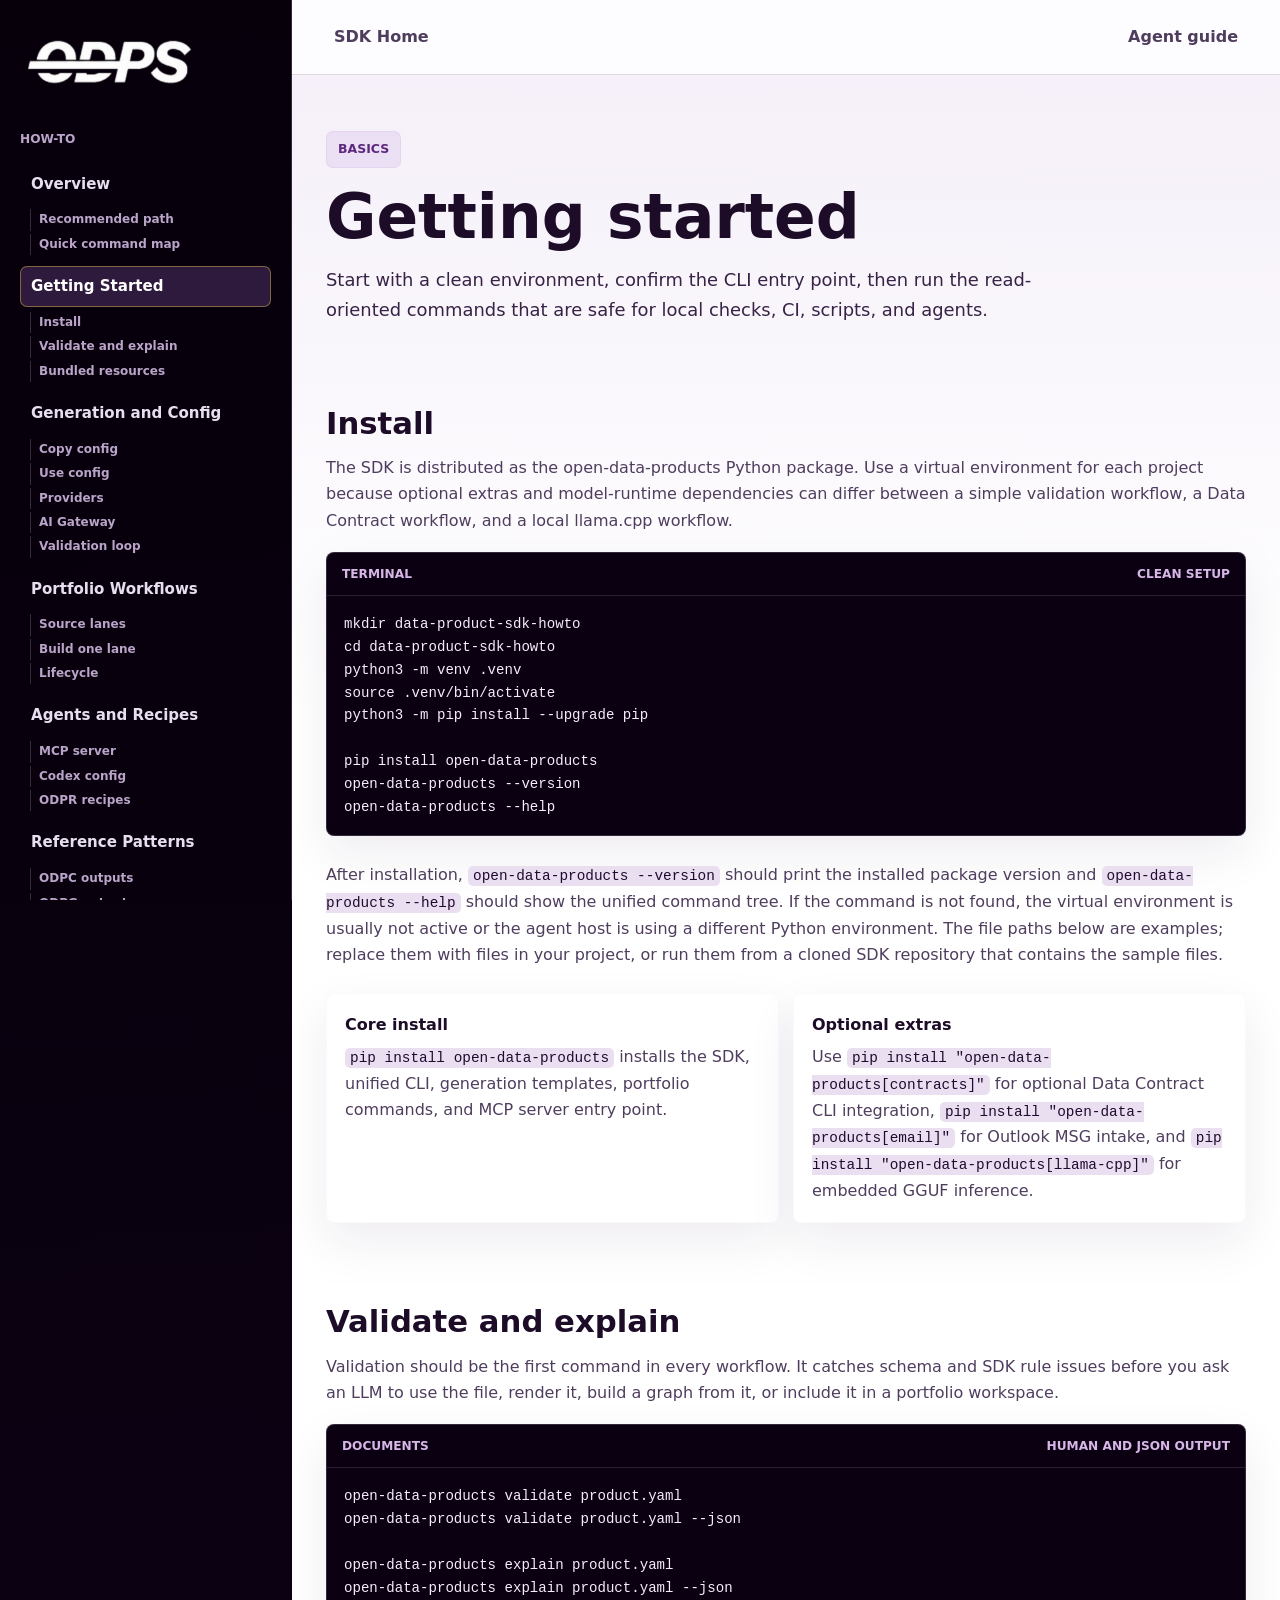
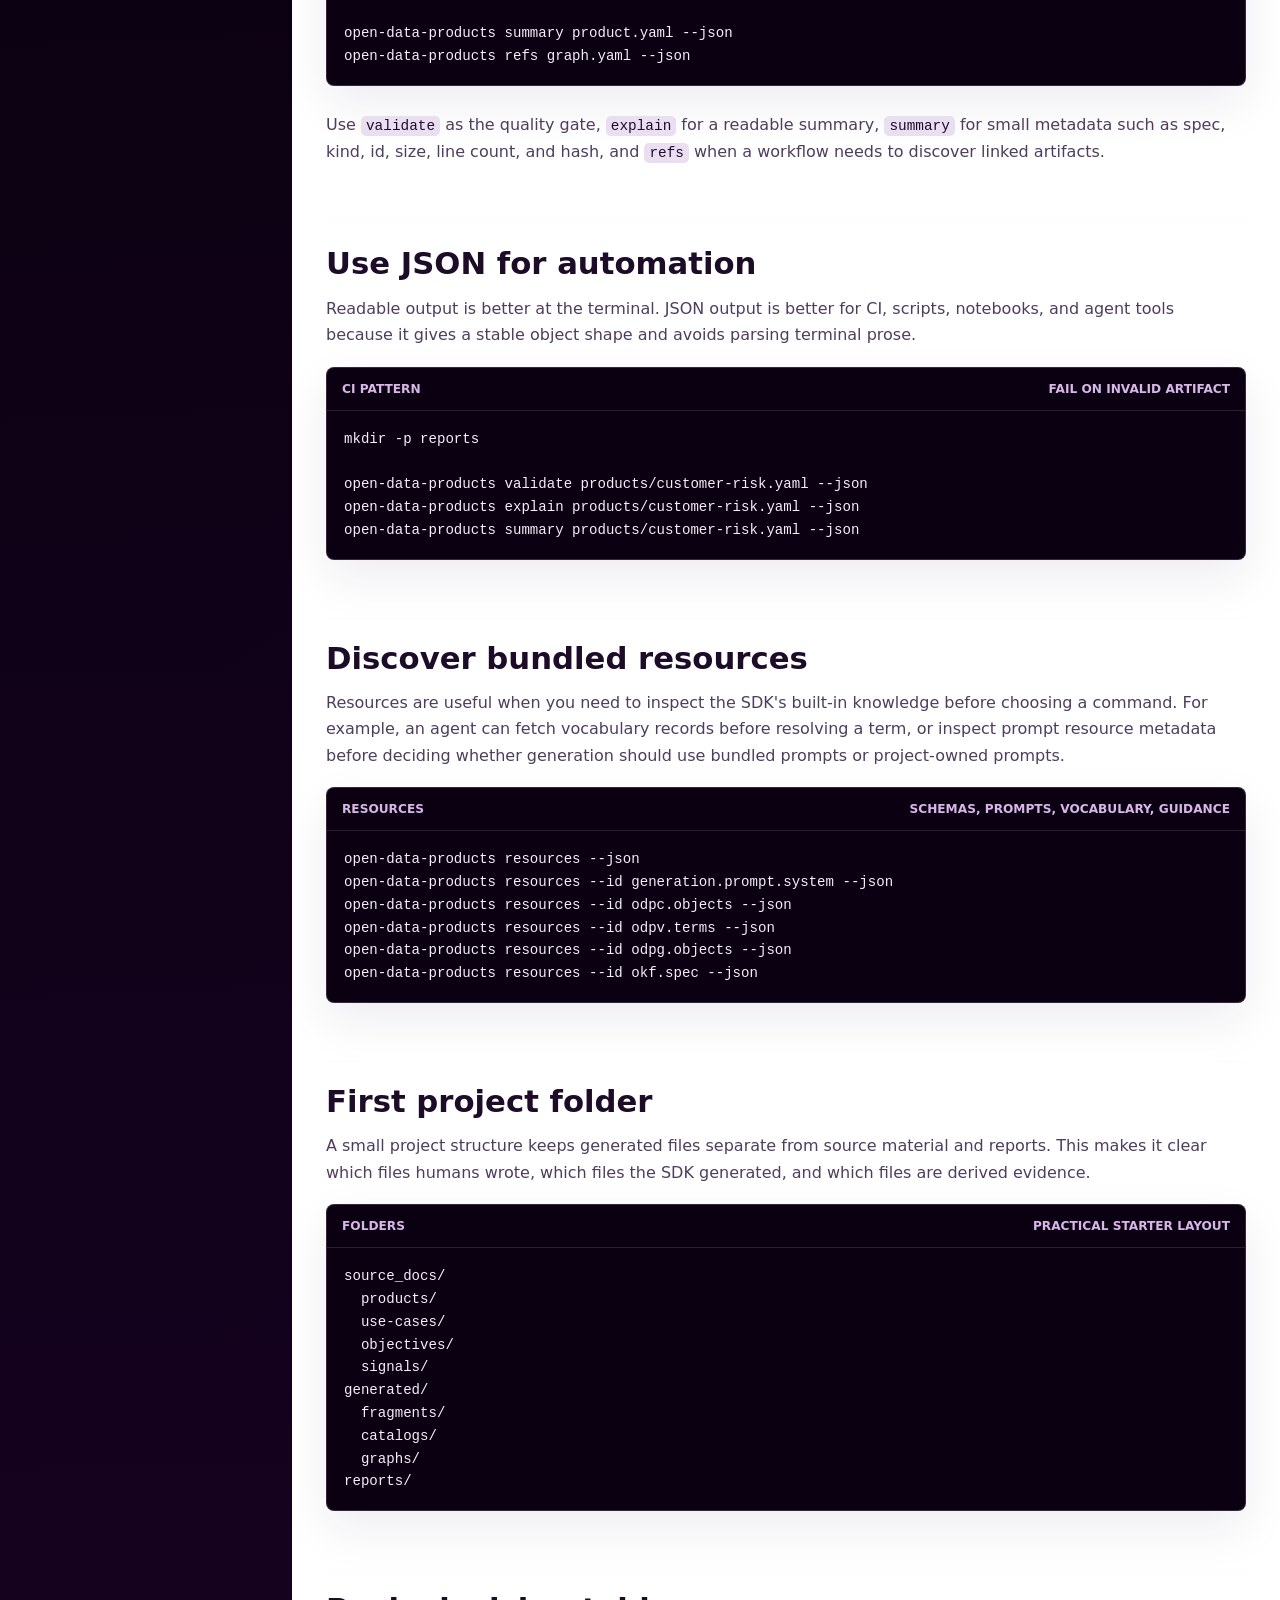
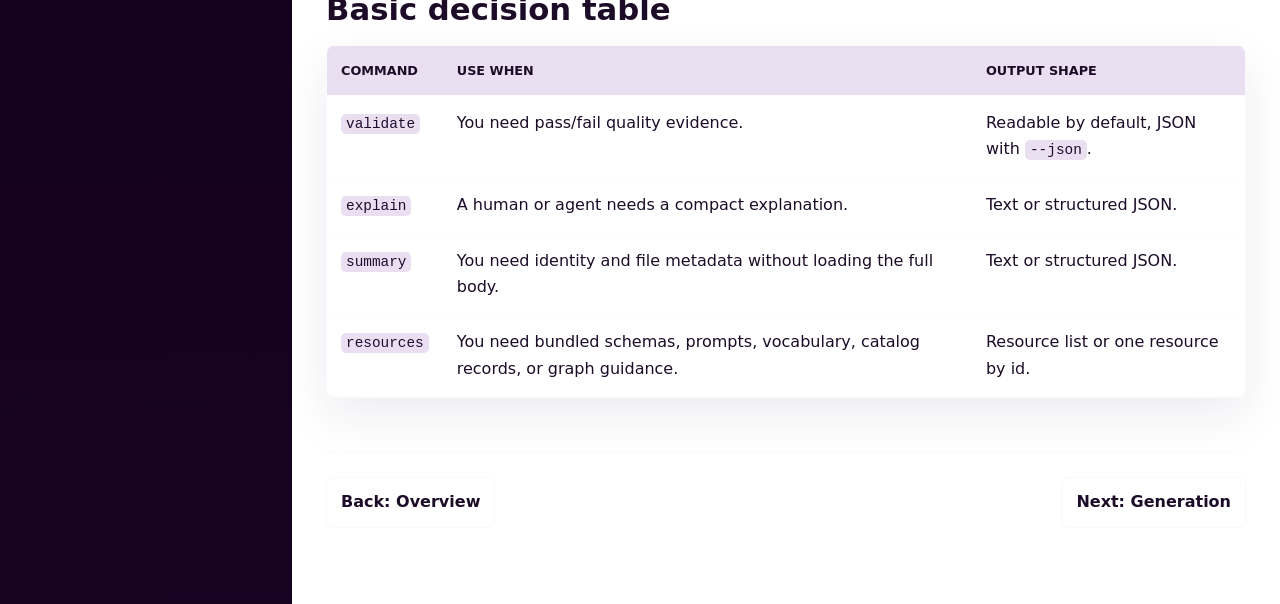
<file: docs/getting-started.html>
<!DOCTYPE html>
<html lang="en">
<head>
  <meta charset="UTF-8" />
  <meta name="viewport" content="width=device-width, initial-scale=1.0" />
  <title>Getting Started | Open Data Products SDK</title>
  <meta name="description" content="Install the Open Data Products SDK and run core validation, explanation, summary, reference, and resource commands." />
  <link rel="stylesheet" href="styles.css" />
</head>
<body>
  <div class="docs-shell">
    <aside class="sidebar">
      <div class="sidebar-header">
        <a class="brand" href="../"><img src="../logo.png" alt="Open Data Products SDK" /></a>
        <button class="mobile-nav-toggle" type="button" aria-controls="docs-nav" aria-expanded="false">
          <span>Menu</span>
          <span class="hamburger" aria-hidden="true"><span></span><span></span><span></span></span>
        </button>
      </div>
      <div class="nav-group" id="docs-nav">
        <div class="nav-label">How-to</div>
        <div class="nav-section">
          <a class="nav-link" href="index.html"><span class="nav-title">Overview</span></a>
          <div class="nav-subitems"><a href="index.html#recommended-path">Recommended path</a><a href="index.html#quick-command-map">Quick command map</a></div>
        </div>
        <div class="nav-section">
          <a class="nav-link active" href="getting-started.html"><span class="nav-title">Getting Started</span></a>
          <div class="nav-subitems"><a href="getting-started.html#install">Install</a><a href="getting-started.html#validate-and-explain">Validate and explain</a><a href="getting-started.html#bundled-resources">Bundled resources</a></div>
        </div>
        <div class="nav-section">
          <a class="nav-link" href="generation.html"><span class="nav-title">Generation and Config</span></a>
          <div class="nav-subitems"><a href="generation.html#copy-config-and-prompts">Copy config</a><a href="generation.html#use-copied-config">Use config</a><a href="generation.html#provider-configuration">Providers</a><a href="generation.html#ai-gateway">AI Gateway</a><a href="generation.html#validation-loop">Validation loop</a></div>
        </div>
        <div class="nav-section">
          <a class="nav-link" href="portfolio.html"><span class="nav-title">Portfolio Workflows</span></a>
          <div class="nav-subitems"><a href="portfolio.html#source-lane-layout">Source lanes</a><a href="portfolio.html#build-first-workspace">Build one lane</a><a href="portfolio.html#lifecycle-commands">Lifecycle</a></div>
        </div>
        <div class="nav-section">
          <a class="nav-link" href="agents.html"><span class="nav-title">Agents and Recipes</span></a>
          <div class="nav-subitems"><a href="agents.html#mcp-server">MCP server</a><a href="agents.html#codex-configuration">Codex config</a><a href="agents.html#odpr-recipes">ODPR recipes</a></div>
        </div>
        <div class="nav-section">
          <a class="nav-link" href="reference.html"><span class="nav-title">Reference Patterns</span></a>
          <div class="nav-subitems"><a href="reference.html#odpc-catalog-outputs">ODPC outputs</a><a href="reference.html#odpg-graph-outputs">ODPG outputs</a><a href="reference.html#data-contract-workflows">Data Contracts</a></div>
        </div>
      </div>
    </aside>
    <div class="main">
      <div class="topbar"><a href="../">SDK Home</a><a href="../llms.txt">Agent guide</a></div>
      <main class="content">
        <span class="eyebrow">Basics</span>
        <h1>Getting started</h1>
        <p class="lead">Start with a clean environment, confirm the CLI entry point, then run the read-oriented commands that are safe for local checks, CI, scripts, and agents.</p>

        <h2 id="install">Install</h2>
        <p>The SDK is distributed as the open-data-products Python package. Use a virtual environment for each project because optional extras and model-runtime dependencies can differ between a simple validation workflow, a Data Contract workflow, and a local llama.cpp workflow.</p>
        <div class="code-panel">
          <div class="code-title"><span>Terminal</span><span>clean setup</span></div>
<pre>mkdir data-product-sdk-howto
cd data-product-sdk-howto
python3 -m venv .venv
source .venv/bin/activate
python3 -m pip install --upgrade pip

pip install open-data-products
open-data-products --version
open-data-products --help</pre>
        </div>
        <p>After installation, <code>open-data-products --version</code> should print the installed package version and <code>open-data-products --help</code> should show the unified command tree. If the command is not found, the virtual environment is usually not active or the agent host is using a different Python environment. The file paths below are examples; replace them with files in your project, or run them from a cloned SDK repository that contains the sample files.</p>

        <div class="cards">
          <div class="card">
            <strong>Core install</strong>
            <p><code>pip install open-data-products</code> installs the SDK, unified CLI, generation templates, portfolio commands, and MCP server entry point.</p>
          </div>
          <div class="card">
            <strong>Optional extras</strong>
            <p>Use <code>pip install "open-data-products[contracts]"</code> for optional Data Contract CLI integration, <code>pip install "open-data-products[email]"</code> for Outlook MSG intake, and <code>pip install "open-data-products[llama-cpp]"</code> for embedded GGUF inference.</p>
          </div>
        </div>

        <h2 id="validate-and-explain">Validate and explain</h2>
        <p>Validation should be the first command in every workflow. It catches schema and SDK rule issues before you ask an LLM to use the file, render it, build a graph from it, or include it in a portfolio workspace.</p>
        <div class="code-panel">
          <div class="code-title"><span>Documents</span><span>human and JSON output</span></div>
<pre>open-data-products validate product.yaml
open-data-products validate product.yaml --json

open-data-products explain product.yaml
open-data-products explain product.yaml --json

open-data-products summary product.yaml --json
open-data-products refs graph.yaml --json</pre>
        </div>
        <p>Use <code>validate</code> as the quality gate, <code>explain</code> for a readable summary, <code>summary</code> for small metadata such as spec, kind, id, size, line count, and hash, and <code>refs</code> when a workflow needs to discover linked artifacts.</p>

        <h2 id="json-automation">Use JSON for automation</h2>
        <p>Readable output is better at the terminal. JSON output is better for CI, scripts, notebooks, and agent tools because it gives a stable object shape and avoids parsing terminal prose.</p>
        <div class="code-panel">
          <div class="code-title"><span>CI pattern</span><span>fail on invalid artifact</span></div>
<pre>mkdir -p reports

open-data-products validate products/customer-risk.yaml --json
open-data-products explain products/customer-risk.yaml --json
open-data-products summary products/customer-risk.yaml --json</pre>
        </div>

        <h2 id="bundled-resources">Discover bundled resources</h2>
        <p>Resources are useful when you need to inspect the SDK's built-in knowledge before choosing a command. For example, an agent can fetch vocabulary records before resolving a term, or inspect prompt resource metadata before deciding whether generation should use bundled prompts or project-owned prompts.</p>
        <div class="code-panel">
          <div class="code-title"><span>Resources</span><span>schemas, prompts, vocabulary, guidance</span></div>
<pre>open-data-products resources --json
open-data-products resources --id generation.prompt.system --json
open-data-products resources --id odpc.objects --json
open-data-products resources --id odpv.terms --json
open-data-products resources --id odpg.objects --json
open-data-products resources --id okf.spec --json</pre>
        </div>

        <h2 id="first-project-folder">First project folder</h2>
        <p>A small project structure keeps generated files separate from source material and reports. This makes it clear which files humans wrote, which files the SDK generated, and which files are derived evidence.</p>
        <div class="code-panel">
          <div class="code-title"><span>Folders</span><span>practical starter layout</span></div>
<pre>source_docs/
  products/
  use-cases/
  objectives/
  signals/
generated/
  fragments/
  catalogs/
  graphs/
reports/</pre>
        </div>

        <h2 id="basic-decision-table">Basic decision table</h2>
        <div class="table-wrap">
          <table>
            <thead><tr><th>Command</th><th>Use when</th><th>Output shape</th></tr></thead>
            <tbody>
              <tr><td><code>validate</code></td><td>You need pass/fail quality evidence.</td><td>Readable by default, JSON with <code>--json</code>.</td></tr>
              <tr><td><code>explain</code></td><td>A human or agent needs a compact explanation.</td><td>Text or structured JSON.</td></tr>
              <tr><td><code>summary</code></td><td>You need identity and file metadata without loading the full body.</td><td>Text or structured JSON.</td></tr>
              <tr><td><code>resources</code></td><td>You need bundled schemas, prompts, vocabulary, catalog records, or graph guidance.</td><td>Resource list or one resource by id.</td></tr>
            </tbody>
          </table>
        </div>

        <nav class="pager" aria-label="Pagination">
          <a href="index.html">Back: Overview</a>
          <a href="generation.html">Next: Generation</a>
        </nav>
      </main>
    </div>
  </div>
  <script src="nav.js"></script>
</body>
</html>
</file>
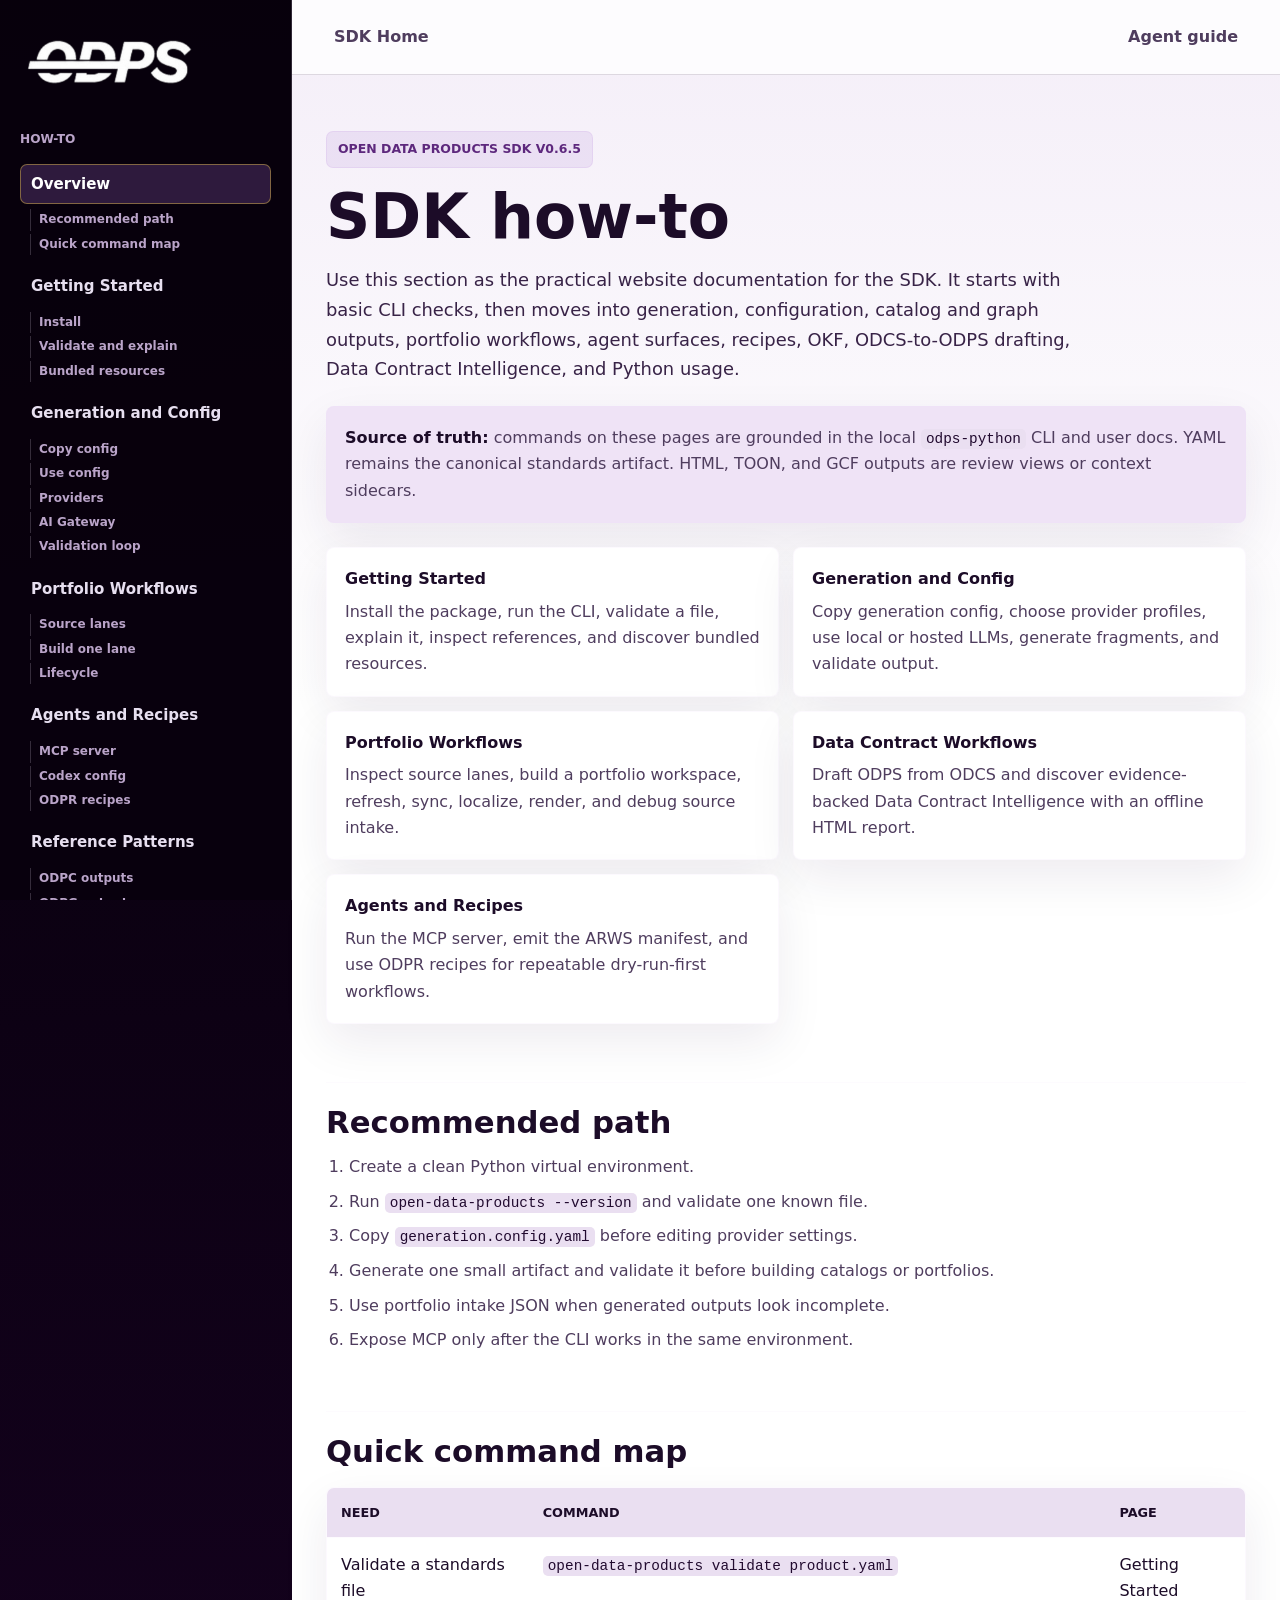
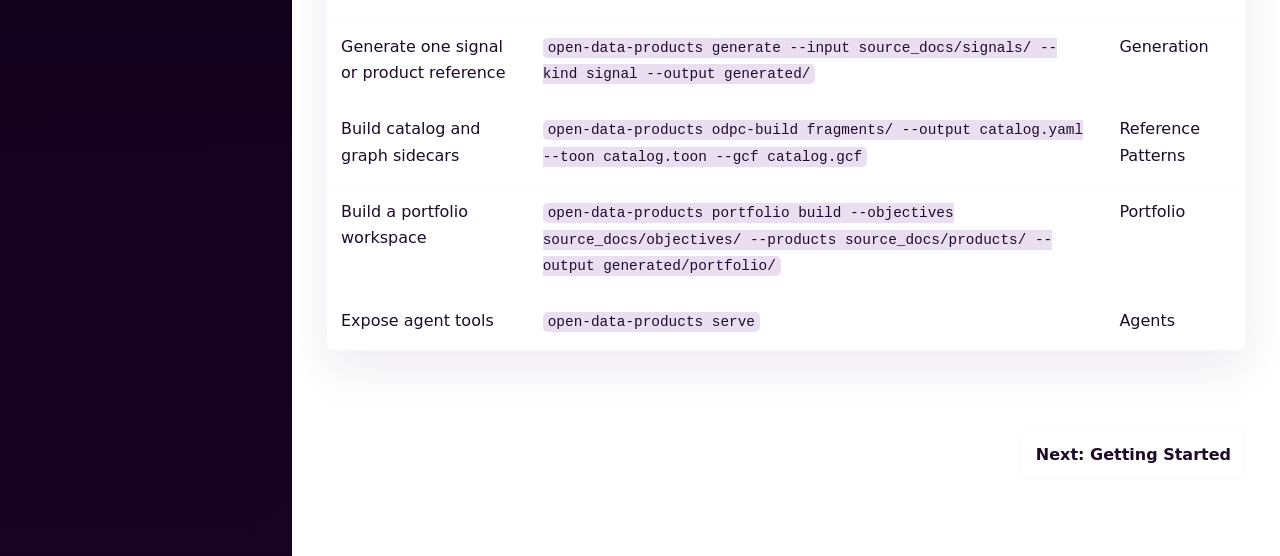
<file: docs/how-to.html>
<!DOCTYPE html>
<html lang="en">
<head>
  <meta charset="UTF-8" />
  <meta name="viewport" content="width=device-width, initial-scale=1.0" />
  <title>Redirecting to SDK Docs | Open Data Products SDK</title>
  <meta http-equiv="refresh" content="0; url=index.html" />
  <link rel="canonical" href="https://opendataproducts.org/sdk/docs/" />
  <link rel="stylesheet" href="styles.css" />
</head>
<body>
  <main class="content">
    <span class="eyebrow">Open Data Products SDK</span>
    <h1>Redirecting to docs</h1>
    <p class="lead">The SDK how-to now starts at <a href="index.html">docs/index.html</a>.</p>
  </main>
</body>
</html>
</file>
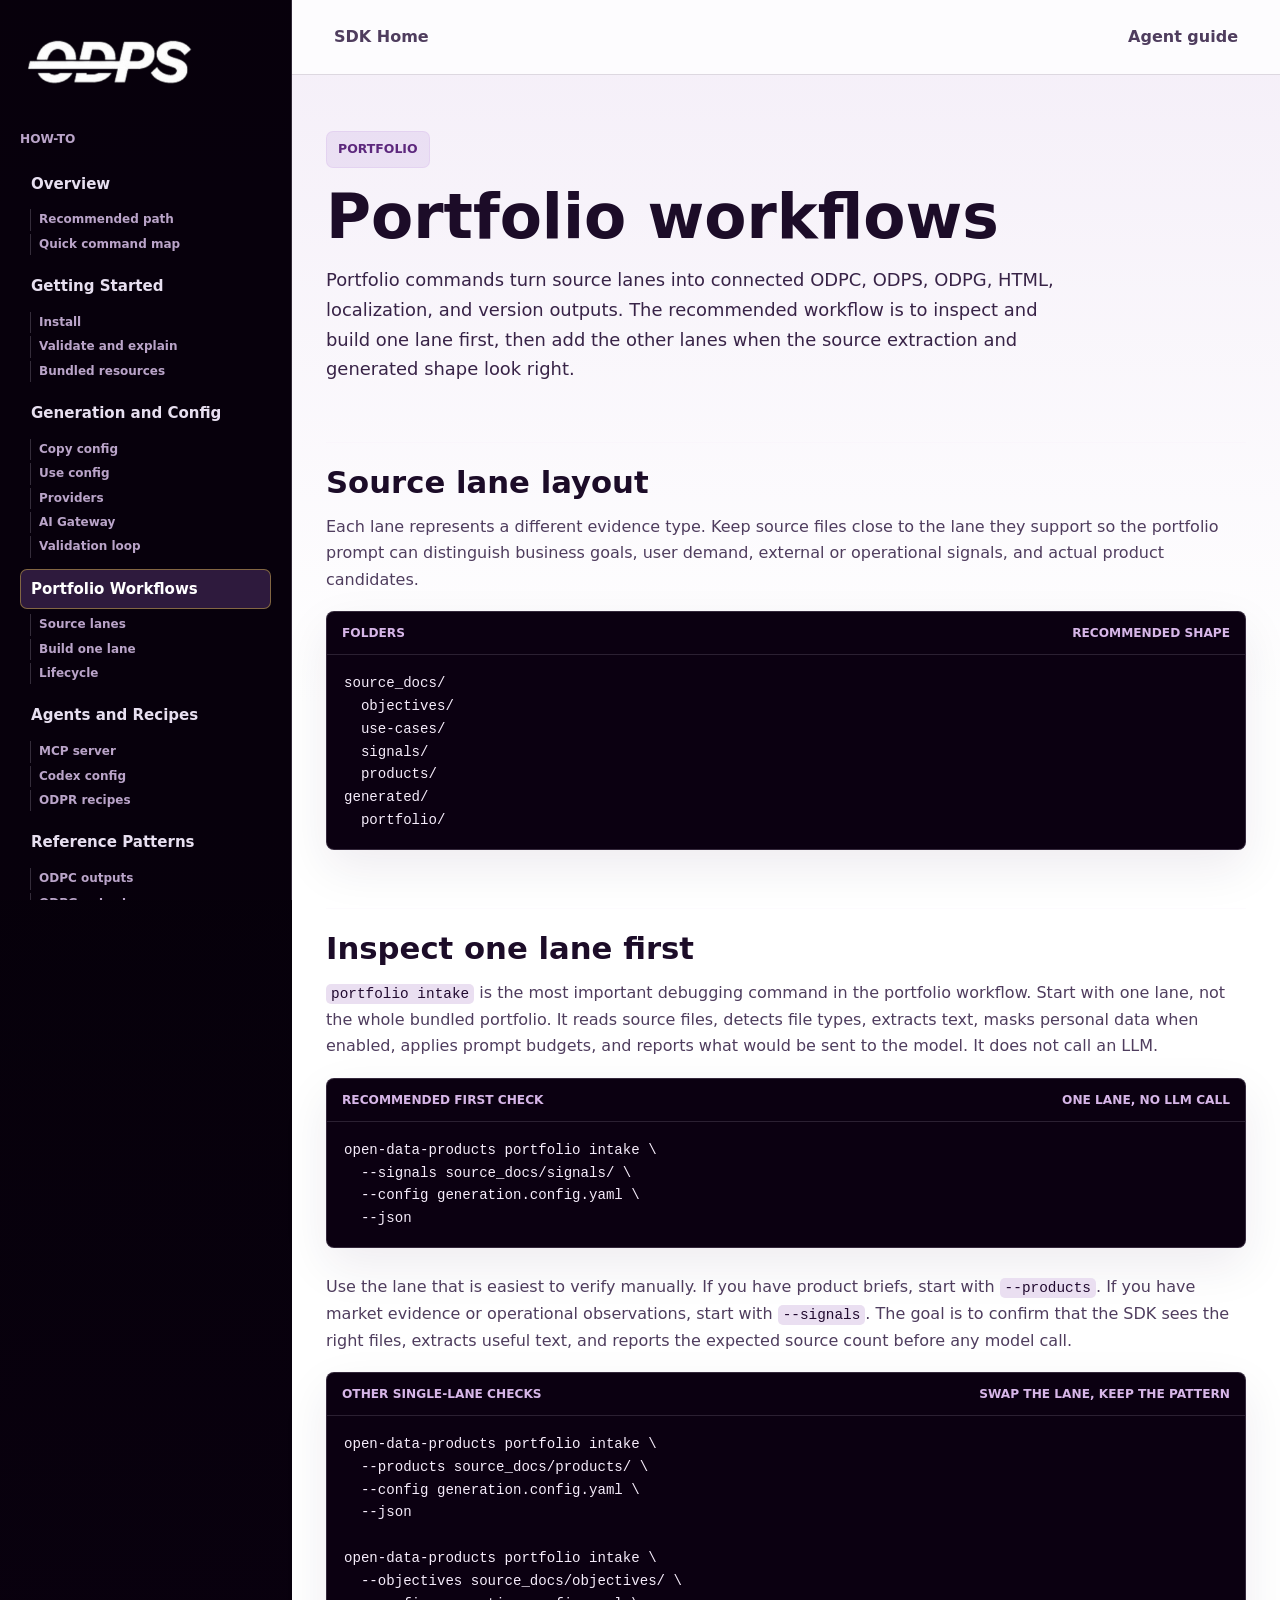
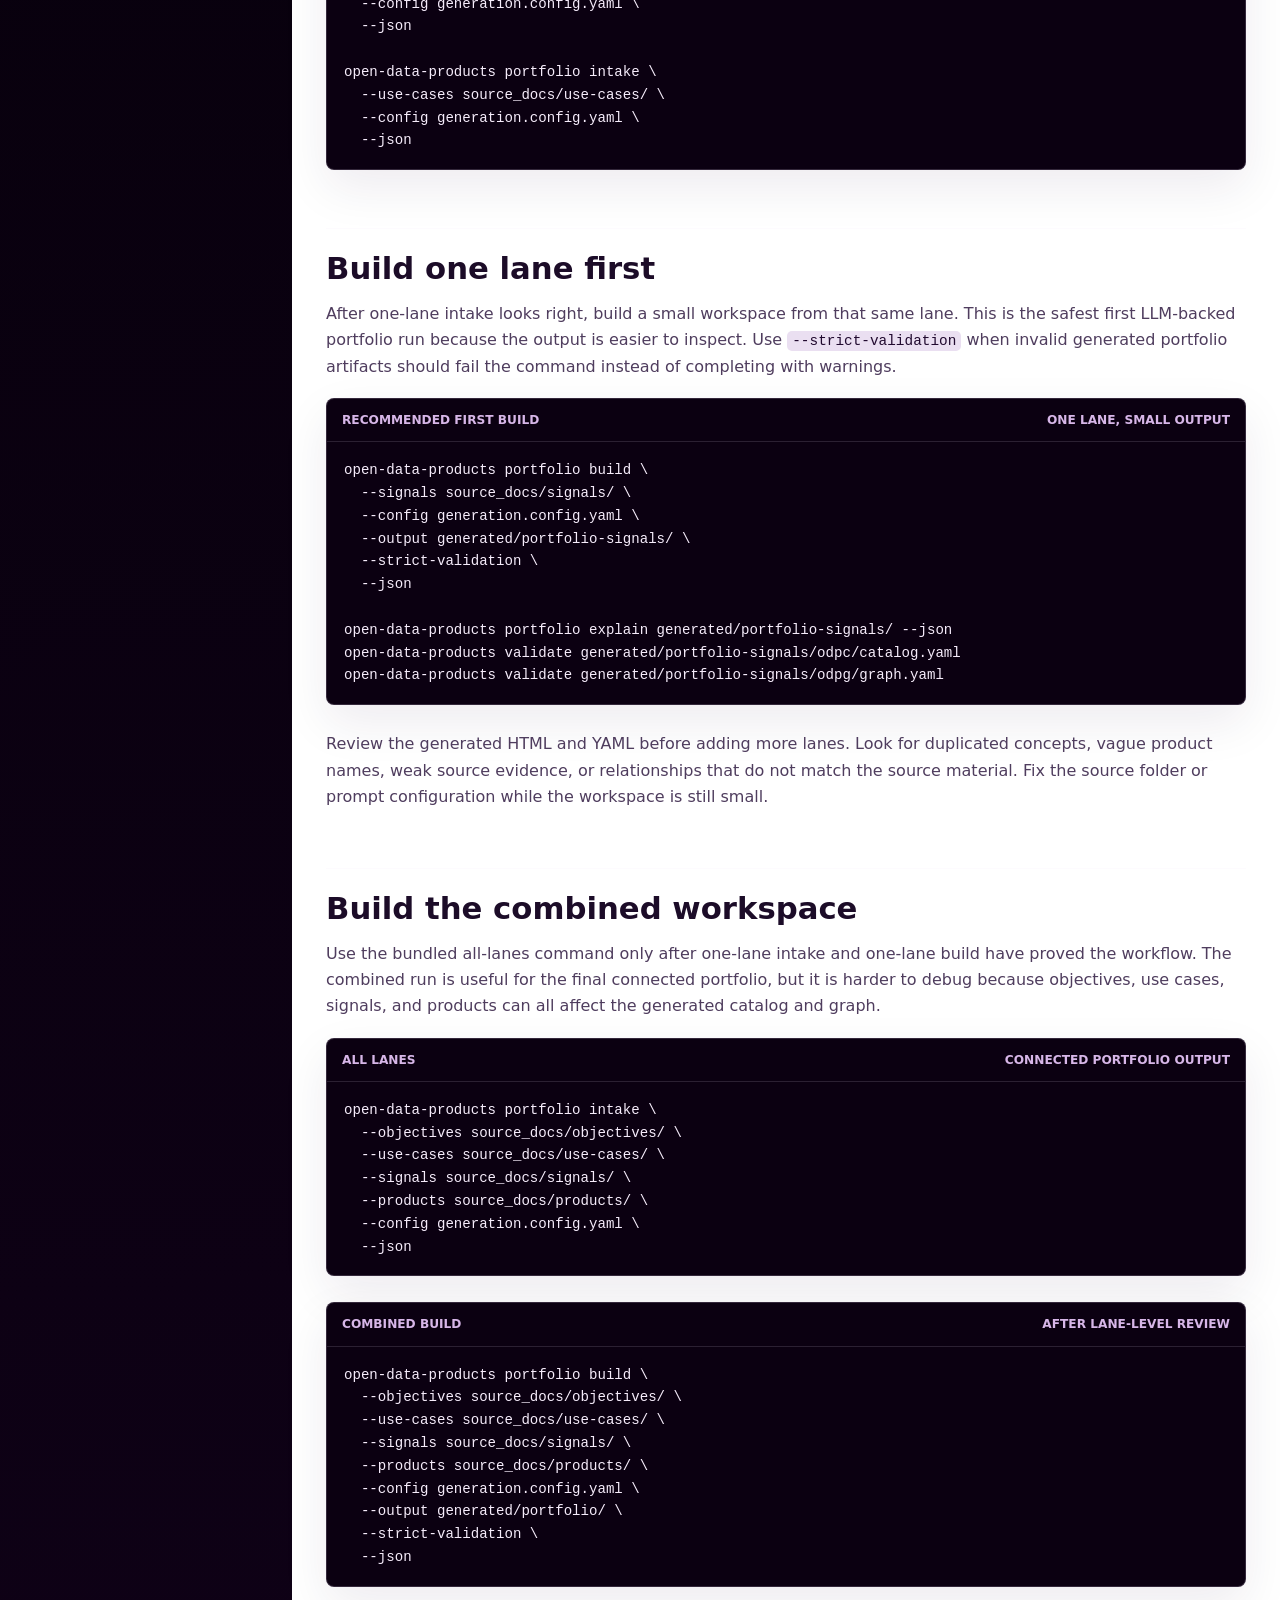
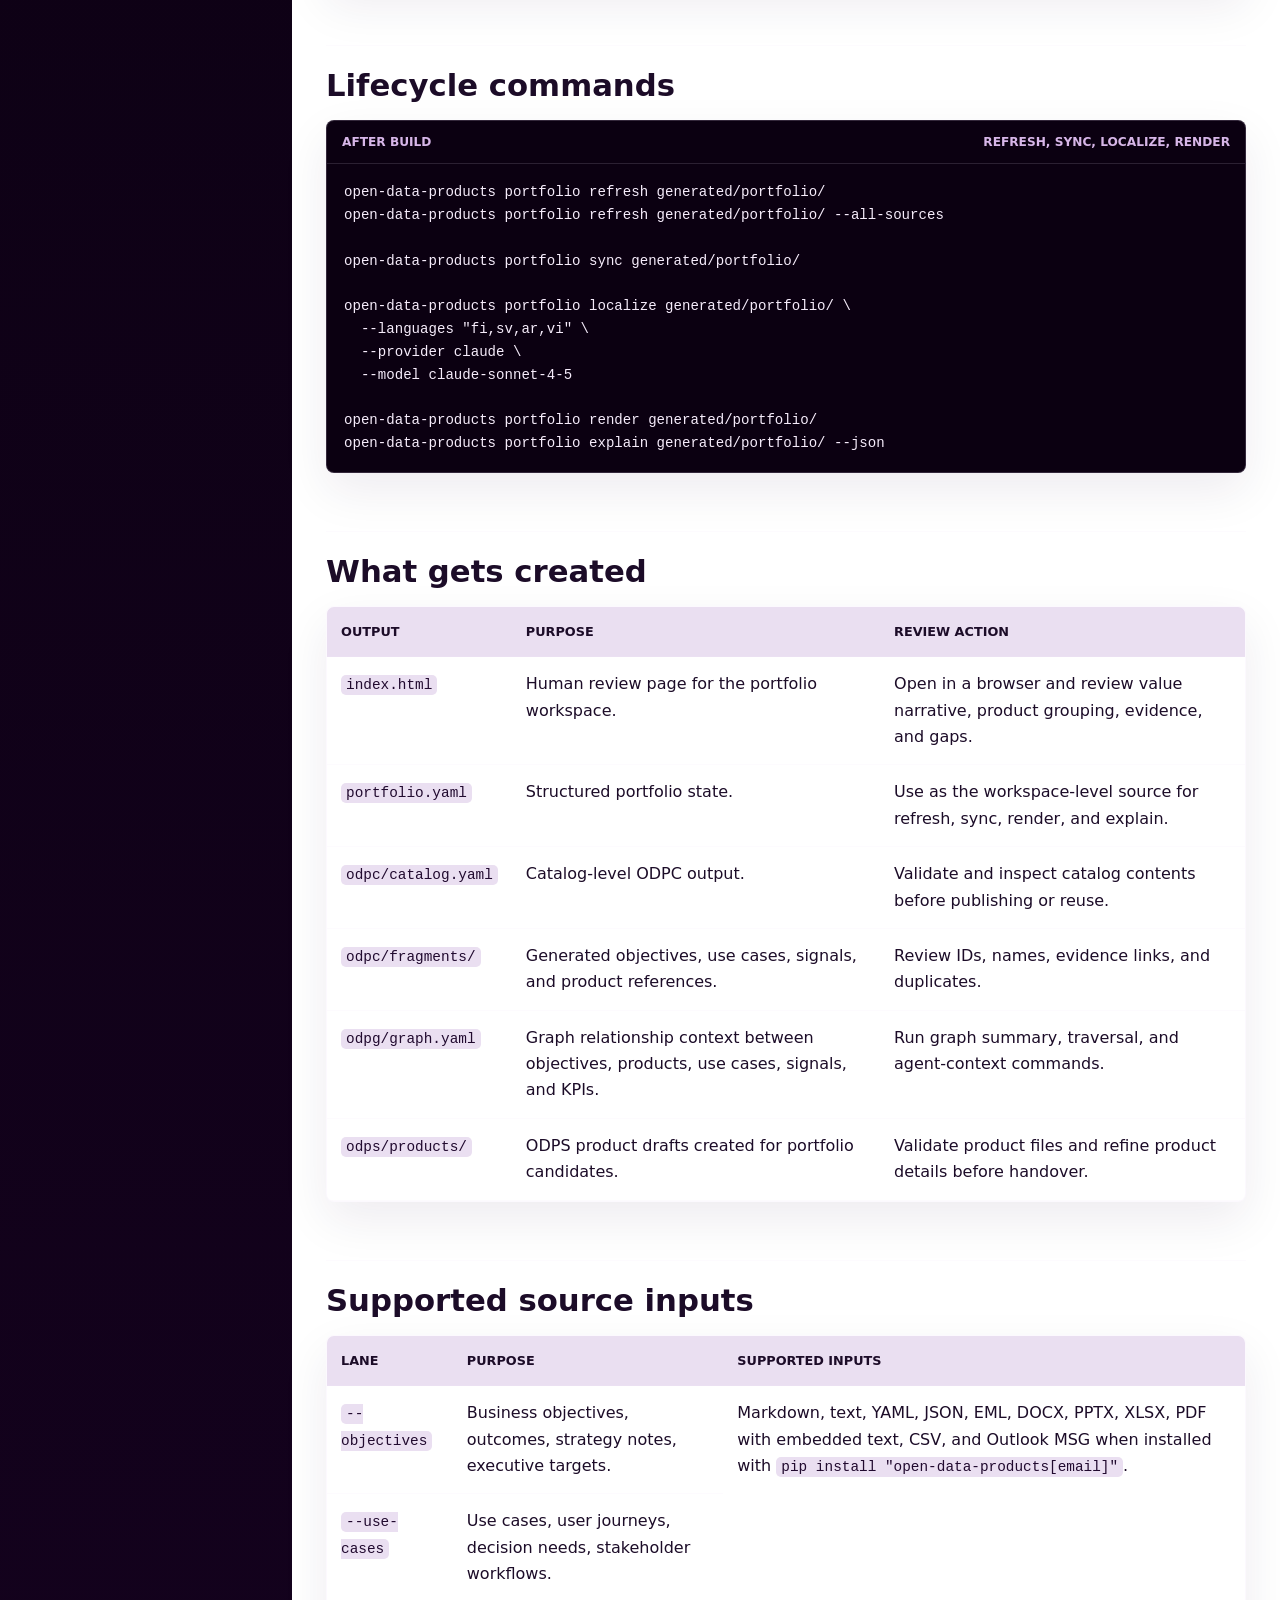
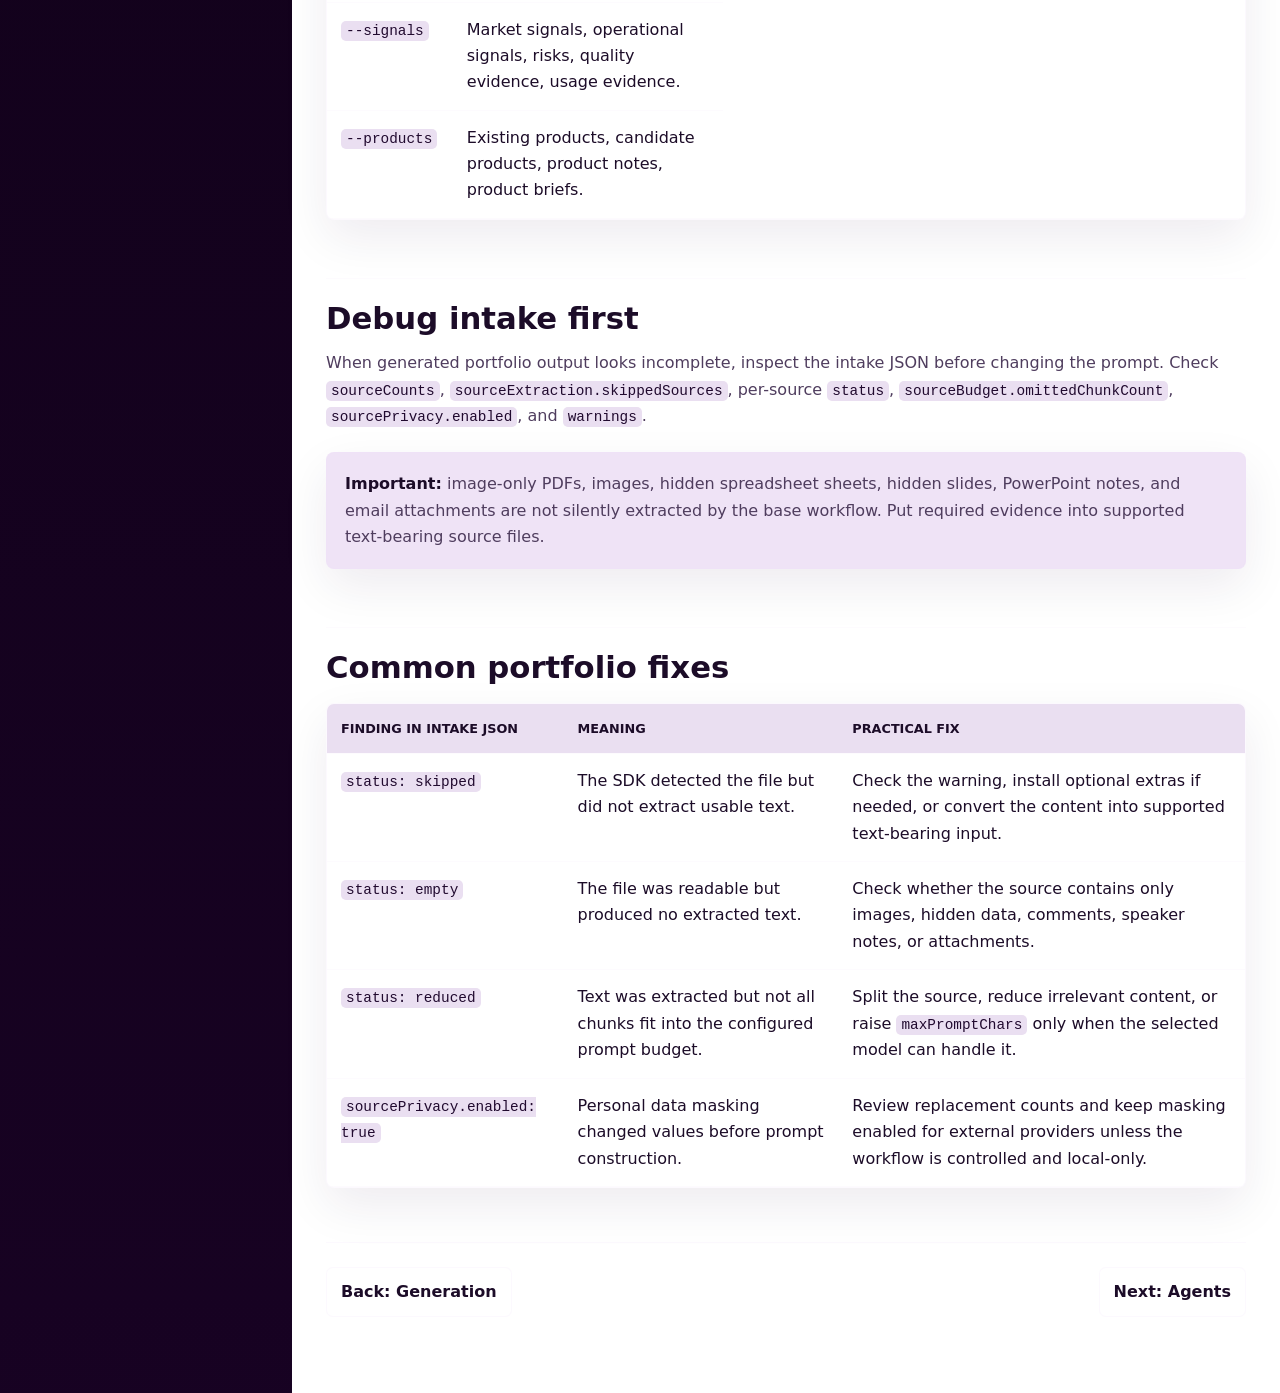
<file: docs/portfolio.html>
<!DOCTYPE html>
<html lang="en">
<head>
  <meta charset="UTF-8" />
  <meta name="viewport" content="width=device-width, initial-scale=1.0" />
  <title>Portfolio Workflows | Open Data Products SDK</title>
  <meta name="description" content="Build, inspect, refresh, sync, localize, render, and troubleshoot Open Data Products SDK portfolio workspaces." />
  <link rel="stylesheet" href="styles.css" />
</head>
<body>
  <div class="docs-shell">
    <aside class="sidebar">
      <div class="sidebar-header">
        <a class="brand" href="../"><img src="../logo.png" alt="Open Data Products SDK" /></a>
        <button class="mobile-nav-toggle" type="button" aria-controls="docs-nav" aria-expanded="false">
          <span>Menu</span>
          <span class="hamburger" aria-hidden="true"><span></span><span></span><span></span></span>
        </button>
      </div>
      <div class="nav-group" id="docs-nav">
        <div class="nav-label">How-to</div>
        <div class="nav-section">
          <a class="nav-link" href="index.html"><span class="nav-title">Overview</span></a>
          <div class="nav-subitems"><a href="index.html#recommended-path">Recommended path</a><a href="index.html#quick-command-map">Quick command map</a></div>
        </div>
        <div class="nav-section">
          <a class="nav-link" href="getting-started.html"><span class="nav-title">Getting Started</span></a>
          <div class="nav-subitems"><a href="getting-started.html#install">Install</a><a href="getting-started.html#validate-and-explain">Validate and explain</a><a href="getting-started.html#bundled-resources">Bundled resources</a></div>
        </div>
        <div class="nav-section">
          <a class="nav-link" href="generation.html"><span class="nav-title">Generation and Config</span></a>
          <div class="nav-subitems"><a href="generation.html#copy-config-and-prompts">Copy config</a><a href="generation.html#use-copied-config">Use config</a><a href="generation.html#provider-configuration">Providers</a><a href="generation.html#ai-gateway">AI Gateway</a><a href="generation.html#validation-loop">Validation loop</a></div>
        </div>
        <div class="nav-section">
          <a class="nav-link active" href="portfolio.html"><span class="nav-title">Portfolio Workflows</span></a>
          <div class="nav-subitems"><a href="portfolio.html#source-lane-layout">Source lanes</a><a href="portfolio.html#build-first-workspace">Build one lane</a><a href="portfolio.html#lifecycle-commands">Lifecycle</a></div>
        </div>
        <div class="nav-section">
          <a class="nav-link" href="agents.html"><span class="nav-title">Agents and Recipes</span></a>
          <div class="nav-subitems"><a href="agents.html#mcp-server">MCP server</a><a href="agents.html#codex-configuration">Codex config</a><a href="agents.html#odpr-recipes">ODPR recipes</a></div>
        </div>
        <div class="nav-section">
          <a class="nav-link" href="reference.html"><span class="nav-title">Reference Patterns</span></a>
          <div class="nav-subitems"><a href="reference.html#odpc-catalog-outputs">ODPC outputs</a><a href="reference.html#odpg-graph-outputs">ODPG outputs</a><a href="reference.html#data-contract-workflows">Data Contracts</a></div>
        </div>
      </div>
    </aside>
    <div class="main">
      <div class="topbar"><a href="../">SDK Home</a><a href="../llms.txt">Agent guide</a></div>
      <main class="content">
        <span class="eyebrow">Portfolio</span>
        <h1>Portfolio workflows</h1>
        <p class="lead">Portfolio commands turn source lanes into connected ODPC, ODPS, ODPG, HTML, localization, and version outputs. The recommended workflow is to inspect and build one lane first, then add the other lanes when the source extraction and generated shape look right.</p>

        <h2 id="source-lane-layout">Source lane layout</h2>
        <p>Each lane represents a different evidence type. Keep source files close to the lane they support so the portfolio prompt can distinguish business goals, user demand, external or operational signals, and actual product candidates.</p>
        <div class="code-panel">
          <div class="code-title"><span>Folders</span><span>recommended shape</span></div>
<pre>source_docs/
  objectives/
  use-cases/
  signals/
  products/
generated/
  portfolio/</pre>
        </div>

        <h2 id="inspect-intake">Inspect one lane first</h2>
        <p><code>portfolio intake</code> is the most important debugging command in the portfolio workflow. Start with one lane, not the whole bundled portfolio. It reads source files, detects file types, extracts text, masks personal data when enabled, applies prompt budgets, and reports what would be sent to the model. It does not call an LLM.</p>
        <div class="code-panel">
          <div class="code-title"><span>Recommended first check</span><span>one lane, no LLM call</span></div>
<pre>open-data-products portfolio intake \
  --signals source_docs/signals/ \
  --config generation.config.yaml \
  --json</pre>
        </div>
        <p>Use the lane that is easiest to verify manually. If you have product briefs, start with <code>--products</code>. If you have market evidence or operational observations, start with <code>--signals</code>. The goal is to confirm that the SDK sees the right files, extracts useful text, and reports the expected source count before any model call.</p>
        <div class="code-panel">
          <div class="code-title"><span>Other single-lane checks</span><span>swap the lane, keep the pattern</span></div>
<pre>open-data-products portfolio intake \
  --products source_docs/products/ \
  --config generation.config.yaml \
  --json

open-data-products portfolio intake \
  --objectives source_docs/objectives/ \
  --config generation.config.yaml \
  --json

open-data-products portfolio intake \
  --use-cases source_docs/use-cases/ \
  --config generation.config.yaml \
  --json</pre>
        </div>

        <h2 id="build-first-workspace">Build one lane first</h2>
        <p>After one-lane intake looks right, build a small workspace from that same lane. This is the safest first LLM-backed portfolio run because the output is easier to inspect. Use <code>--strict-validation</code> when invalid generated portfolio artifacts should fail the command instead of completing with warnings.</p>
        <div class="code-panel">
          <div class="code-title"><span>Recommended first build</span><span>one lane, small output</span></div>
<pre>open-data-products portfolio build \
  --signals source_docs/signals/ \
  --config generation.config.yaml \
  --output generated/portfolio-signals/ \
  --strict-validation \
  --json

open-data-products portfolio explain generated/portfolio-signals/ --json
open-data-products validate generated/portfolio-signals/odpc/catalog.yaml
open-data-products validate generated/portfolio-signals/odpg/graph.yaml</pre>
        </div>
        <p>Review the generated HTML and YAML before adding more lanes. Look for duplicated concepts, vague product names, weak source evidence, or relationships that do not match the source material. Fix the source folder or prompt configuration while the workspace is still small.</p>

        <h2 id="build-combined-workspace">Build the combined workspace</h2>
        <p>Use the bundled all-lanes command only after one-lane intake and one-lane build have proved the workflow. The combined run is useful for the final connected portfolio, but it is harder to debug because objectives, use cases, signals, and products can all affect the generated catalog and graph.</p>
        <div class="code-panel">
          <div class="code-title"><span>All lanes</span><span>connected portfolio output</span></div>
<pre>open-data-products portfolio intake \
  --objectives source_docs/objectives/ \
  --use-cases source_docs/use-cases/ \
  --signals source_docs/signals/ \
  --products source_docs/products/ \
  --config generation.config.yaml \
  --json</pre>
        </div>
        <div class="code-panel">
          <div class="code-title"><span>Combined build</span><span>after lane-level review</span></div>
<pre>open-data-products portfolio build \
  --objectives source_docs/objectives/ \
  --use-cases source_docs/use-cases/ \
  --signals source_docs/signals/ \
  --products source_docs/products/ \
  --config generation.config.yaml \
  --output generated/portfolio/ \
  --strict-validation \
  --json</pre>
        </div>

        <h2 id="lifecycle-commands">Lifecycle commands</h2>
        <div class="code-panel">
          <div class="code-title"><span>After build</span><span>refresh, sync, localize, render</span></div>
<pre>open-data-products portfolio refresh generated/portfolio/
open-data-products portfolio refresh generated/portfolio/ --all-sources

open-data-products portfolio sync generated/portfolio/

open-data-products portfolio localize generated/portfolio/ \
  --languages "fi,sv,ar,vi" \
  --provider claude \
  --model claude-sonnet-4-5

open-data-products portfolio render generated/portfolio/
open-data-products portfolio explain generated/portfolio/ --json</pre>
        </div>

        <h2 id="what-gets-created">What gets created</h2>
        <div class="table-wrap">
          <table>
            <thead><tr><th>Output</th><th>Purpose</th><th>Review action</th></tr></thead>
            <tbody>
              <tr><td><code>index.html</code></td><td>Human review page for the portfolio workspace.</td><td>Open in a browser and review value narrative, product grouping, evidence, and gaps.</td></tr>
              <tr><td><code>portfolio.yaml</code></td><td>Structured portfolio state.</td><td>Use as the workspace-level source for refresh, sync, render, and explain.</td></tr>
              <tr><td><code>odpc/catalog.yaml</code></td><td>Catalog-level ODPC output.</td><td>Validate and inspect catalog contents before publishing or reuse.</td></tr>
              <tr><td><code>odpc/fragments/</code></td><td>Generated objectives, use cases, signals, and product references.</td><td>Review IDs, names, evidence links, and duplicates.</td></tr>
              <tr><td><code>odpg/graph.yaml</code></td><td>Graph relationship context between objectives, products, use cases, signals, and KPIs.</td><td>Run graph summary, traversal, and agent-context commands.</td></tr>
              <tr><td><code>odps/products/</code></td><td>ODPS product drafts created for portfolio candidates.</td><td>Validate product files and refine product details before handover.</td></tr>
            </tbody>
          </table>
        </div>

        <h2 id="supported-source-inputs">Supported source inputs</h2>
        <div class="table-wrap">
          <table>
            <thead><tr><th>Lane</th><th>Purpose</th><th>Supported inputs</th></tr></thead>
            <tbody>
              <tr><td><code>--objectives</code></td><td>Business objectives, outcomes, strategy notes, executive targets.</td><td rowspan="4">Markdown, text, YAML, JSON, EML, DOCX, PPTX, XLSX, PDF with embedded text, CSV, and Outlook MSG when installed with <code>pip install "open-data-products[email]"</code>.</td></tr>
              <tr><td><code>--use-cases</code></td><td>Use cases, user journeys, decision needs, stakeholder workflows.</td></tr>
              <tr><td><code>--signals</code></td><td>Market signals, operational signals, risks, quality evidence, usage evidence.</td></tr>
              <tr><td><code>--products</code></td><td>Existing products, candidate products, product notes, product briefs.</td></tr>
            </tbody>
          </table>
        </div>

        <h2 id="debug-intake-first">Debug intake first</h2>
        <p>When generated portfolio output looks incomplete, inspect the intake JSON before changing the prompt. Check <code>sourceCounts</code>, <code>sourceExtraction.skippedSources</code>, per-source <code>status</code>, <code>sourceBudget.omittedChunkCount</code>, <code>sourcePrivacy.enabled</code>, and <code>warnings</code>.</p>
        <div class="callout">
          <p><strong>Important:</strong> image-only PDFs, images, hidden spreadsheet sheets, hidden slides, PowerPoint notes, and email attachments are not silently extracted by the base workflow. Put required evidence into supported text-bearing source files.</p>
        </div>

        <h2 id="common-portfolio-fixes">Common portfolio fixes</h2>
        <div class="table-wrap">
          <table>
            <thead><tr><th>Finding in intake JSON</th><th>Meaning</th><th>Practical fix</th></tr></thead>
            <tbody>
              <tr><td><code>status: skipped</code></td><td>The SDK detected the file but did not extract usable text.</td><td>Check the warning, install optional extras if needed, or convert the content into supported text-bearing input.</td></tr>
              <tr><td><code>status: empty</code></td><td>The file was readable but produced no extracted text.</td><td>Check whether the source contains only images, hidden data, comments, speaker notes, or attachments.</td></tr>
              <tr><td><code>status: reduced</code></td><td>Text was extracted but not all chunks fit into the configured prompt budget.</td><td>Split the source, reduce irrelevant content, or raise <code>maxPromptChars</code> only when the selected model can handle it.</td></tr>
              <tr><td><code>sourcePrivacy.enabled: true</code></td><td>Personal data masking changed values before prompt construction.</td><td>Review replacement counts and keep masking enabled for external providers unless the workflow is controlled and local-only.</td></tr>
            </tbody>
          </table>
        </div>

        <nav class="pager" aria-label="Pagination">
          <a href="generation.html">Back: Generation</a>
          <a href="agents.html">Next: Agents</a>
        </nav>
      </main>
    </div>
  </div>
  <script src="nav.js"></script>
</body>
</html>
</file>
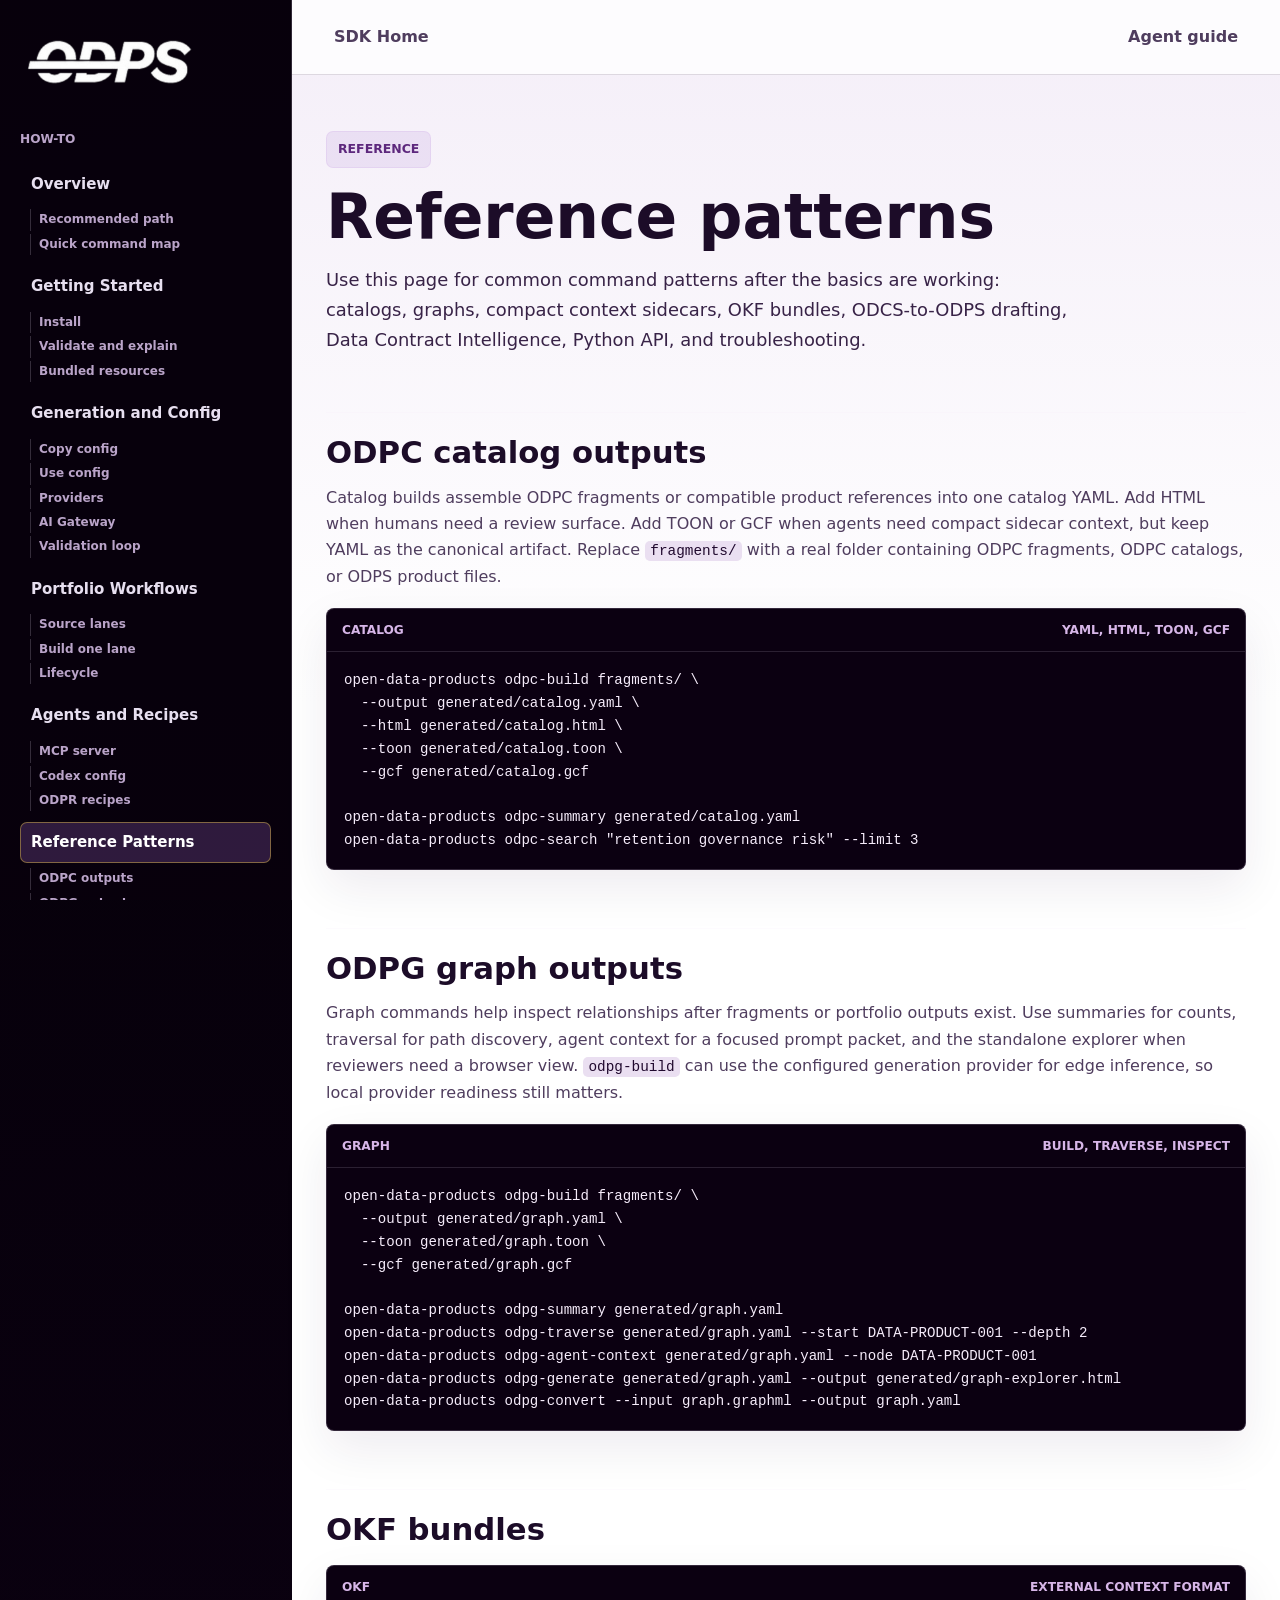
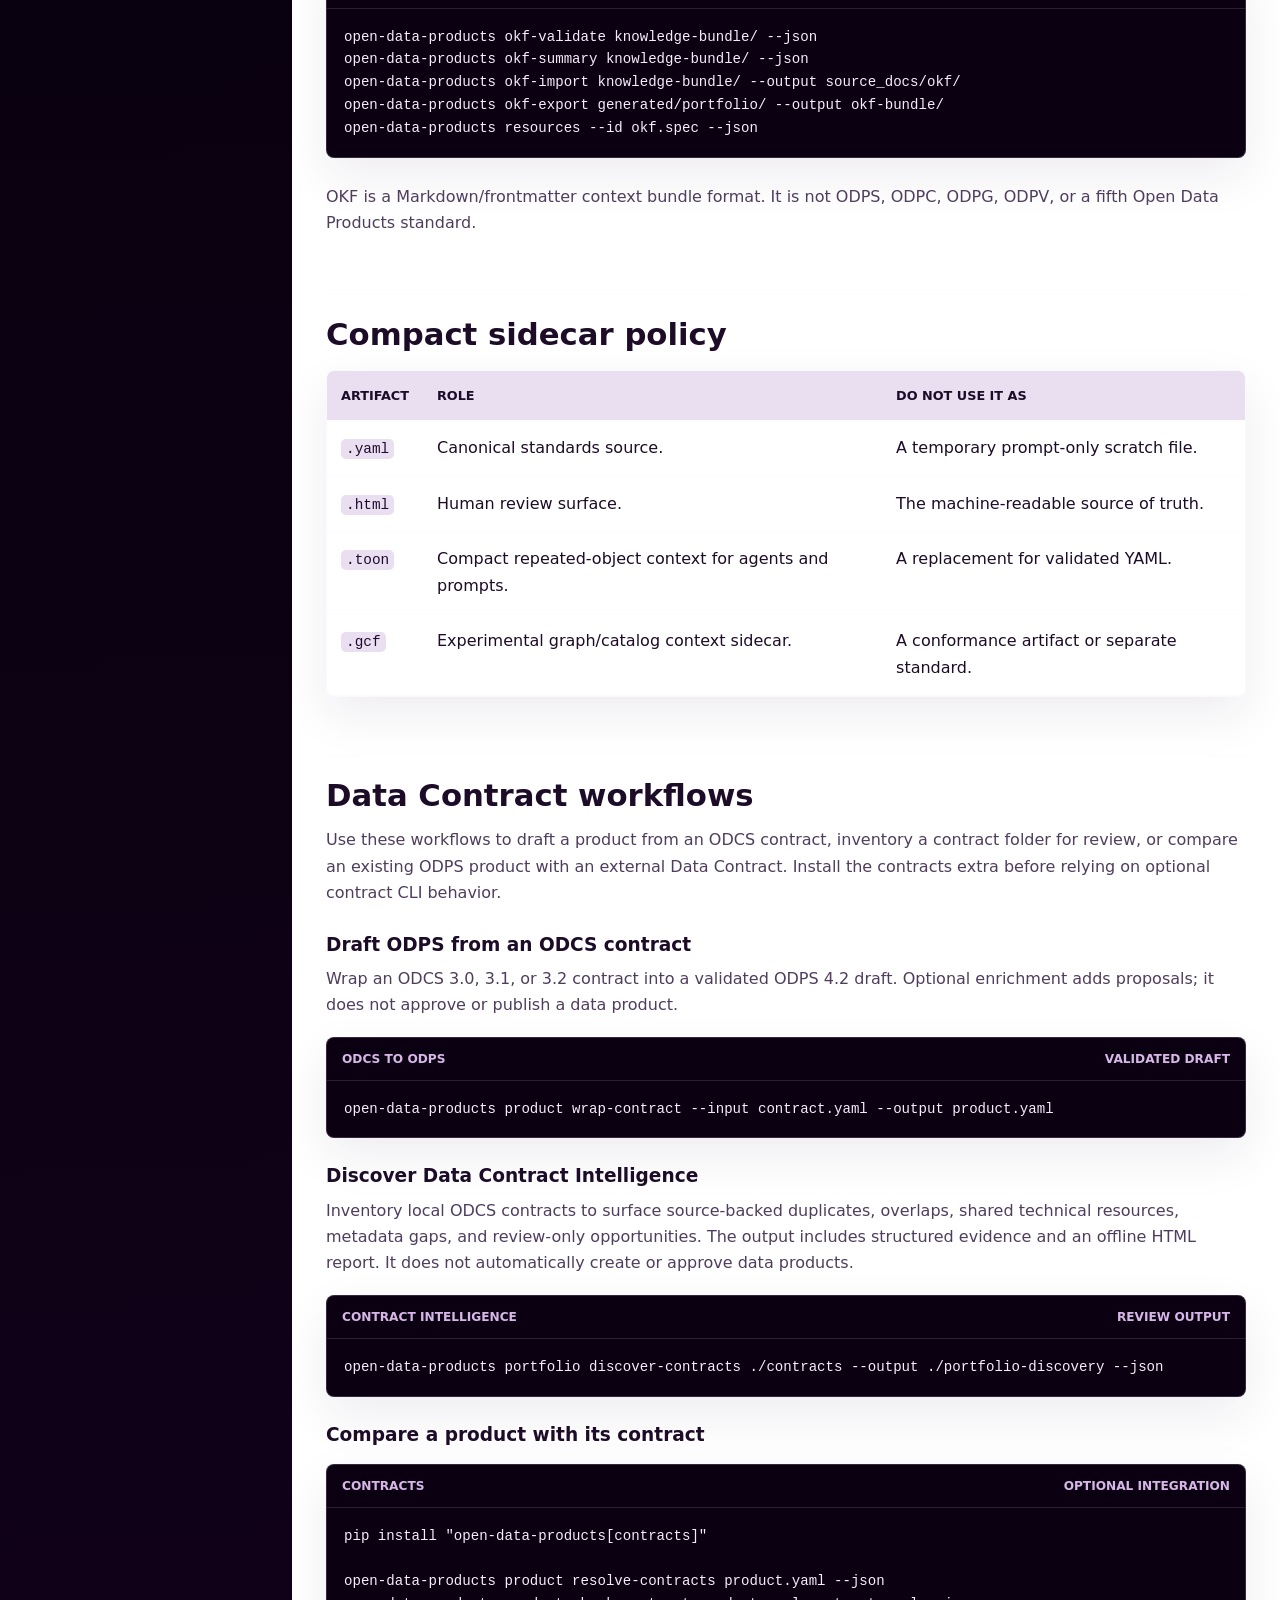
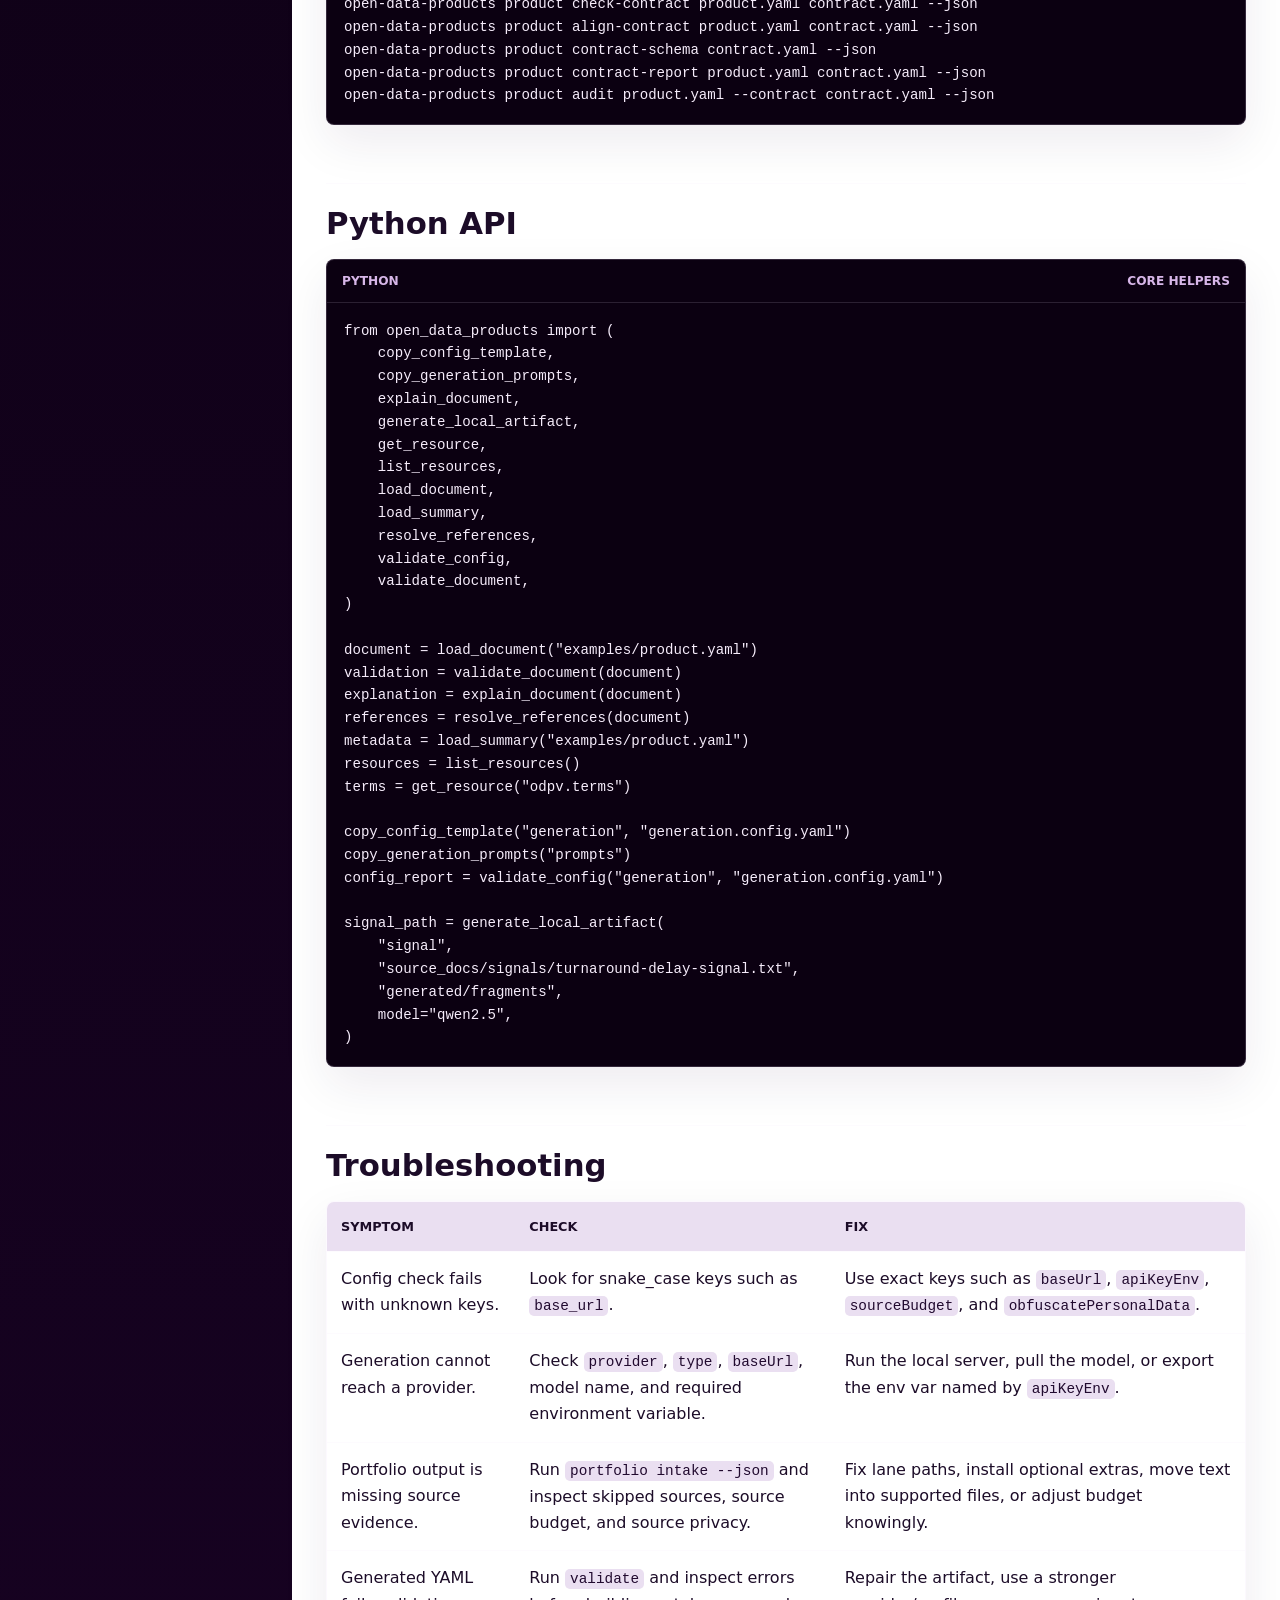
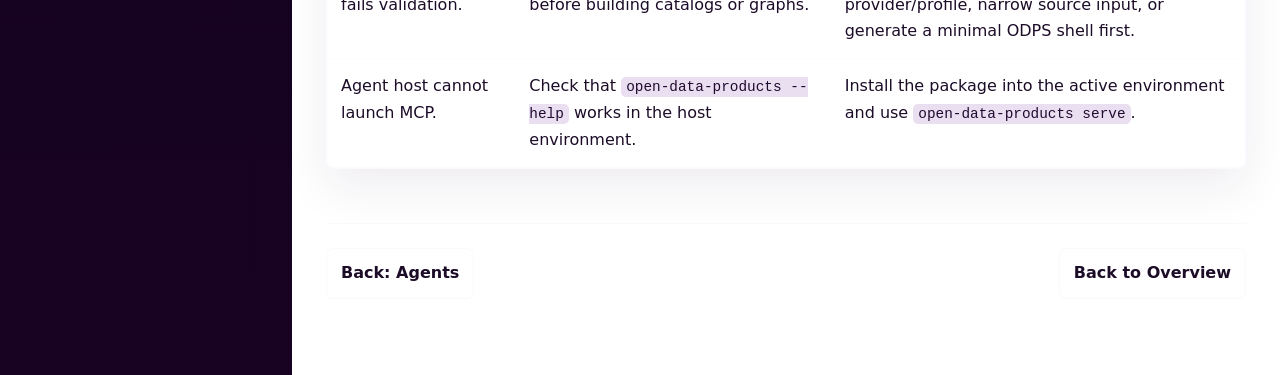
<file: docs/reference.html>
<!DOCTYPE html>
<html lang="en">
<head>
  <meta charset="UTF-8" />
  <meta name="viewport" content="width=device-width, initial-scale=1.0" />
  <title>Reference Patterns | Open Data Products SDK</title>
  <meta name="description" content="Reference command patterns for ODPC catalogs, ODPG graphs, OKF bundles, ODCS-to-ODPS drafting, Data Contract Intelligence, troubleshooting, and Python API usage in the Open Data Products SDK." />
  <link rel="stylesheet" href="styles.css" />
</head>
<body>
  <div class="docs-shell">
    <aside class="sidebar">
      <div class="sidebar-header">
        <a class="brand" href="../"><img src="../logo.png" alt="Open Data Products SDK" /></a>
        <button class="mobile-nav-toggle" type="button" aria-controls="docs-nav" aria-expanded="false">
          <span>Menu</span>
          <span class="hamburger" aria-hidden="true"><span></span><span></span><span></span></span>
        </button>
      </div>
      <div class="nav-group" id="docs-nav">
        <div class="nav-label">How-to</div>
        <div class="nav-section">
          <a class="nav-link" href="index.html"><span class="nav-title">Overview</span></a>
          <div class="nav-subitems"><a href="index.html#recommended-path">Recommended path</a><a href="index.html#quick-command-map">Quick command map</a></div>
        </div>
        <div class="nav-section">
          <a class="nav-link" href="getting-started.html"><span class="nav-title">Getting Started</span></a>
          <div class="nav-subitems"><a href="getting-started.html#install">Install</a><a href="getting-started.html#validate-and-explain">Validate and explain</a><a href="getting-started.html#bundled-resources">Bundled resources</a></div>
        </div>
        <div class="nav-section">
          <a class="nav-link" href="generation.html"><span class="nav-title">Generation and Config</span></a>
          <div class="nav-subitems"><a href="generation.html#copy-config-and-prompts">Copy config</a><a href="generation.html#use-copied-config">Use config</a><a href="generation.html#provider-configuration">Providers</a><a href="generation.html#ai-gateway">AI Gateway</a><a href="generation.html#validation-loop">Validation loop</a></div>
        </div>
        <div class="nav-section">
          <a class="nav-link" href="portfolio.html"><span class="nav-title">Portfolio Workflows</span></a>
          <div class="nav-subitems"><a href="portfolio.html#source-lane-layout">Source lanes</a><a href="portfolio.html#build-first-workspace">Build one lane</a><a href="portfolio.html#lifecycle-commands">Lifecycle</a></div>
        </div>
        <div class="nav-section">
          <a class="nav-link" href="agents.html"><span class="nav-title">Agents and Recipes</span></a>
          <div class="nav-subitems"><a href="agents.html#mcp-server">MCP server</a><a href="agents.html#codex-configuration">Codex config</a><a href="agents.html#odpr-recipes">ODPR recipes</a></div>
        </div>
        <div class="nav-section">
          <a class="nav-link active" href="reference.html"><span class="nav-title">Reference Patterns</span></a>
          <div class="nav-subitems"><a href="reference.html#odpc-catalog-outputs">ODPC outputs</a><a href="reference.html#odpg-graph-outputs">ODPG outputs</a><a href="reference.html#data-contract-workflows">Data Contracts</a></div>
        </div>
      </div>
    </aside>
    <div class="main">
      <div class="topbar"><a href="../">SDK Home</a><a href="../llms.txt">Agent guide</a></div>
      <main class="content">
        <span class="eyebrow">Reference</span>
        <h1>Reference patterns</h1>
        <p class="lead">Use this page for common command patterns after the basics are working: catalogs, graphs, compact context sidecars, OKF bundles, ODCS-to-ODPS drafting, Data Contract Intelligence, Python API, and troubleshooting.</p>

        <h2 id="odpc-catalog-outputs">ODPC catalog outputs</h2>
        <p>Catalog builds assemble ODPC fragments or compatible product references into one catalog YAML. Add HTML when humans need a review surface. Add TOON or GCF when agents need compact sidecar context, but keep YAML as the canonical artifact. Replace <code>fragments/</code> with a real folder containing ODPC fragments, ODPC catalogs, or ODPS product files.</p>
        <div class="code-panel">
          <div class="code-title"><span>Catalog</span><span>YAML, HTML, TOON, GCF</span></div>
<pre>open-data-products odpc-build fragments/ \
  --output generated/catalog.yaml \
  --html generated/catalog.html \
  --toon generated/catalog.toon \
  --gcf generated/catalog.gcf

open-data-products odpc-summary generated/catalog.yaml
open-data-products odpc-search "retention governance risk" --limit 3</pre>
        </div>

        <h2 id="odpg-graph-outputs">ODPG graph outputs</h2>
        <p>Graph commands help inspect relationships after fragments or portfolio outputs exist. Use summaries for counts, traversal for path discovery, agent context for a focused prompt packet, and the standalone explorer when reviewers need a browser view. <code>odpg-build</code> can use the configured generation provider for edge inference, so local provider readiness still matters.</p>
        <div class="code-panel">
          <div class="code-title"><span>Graph</span><span>build, traverse, inspect</span></div>
<pre>open-data-products odpg-build fragments/ \
  --output generated/graph.yaml \
  --toon generated/graph.toon \
  --gcf generated/graph.gcf

open-data-products odpg-summary generated/graph.yaml
open-data-products odpg-traverse generated/graph.yaml --start DATA-PRODUCT-001 --depth 2
open-data-products odpg-agent-context generated/graph.yaml --node DATA-PRODUCT-001
open-data-products odpg-generate generated/graph.yaml --output generated/graph-explorer.html
open-data-products odpg-convert --input graph.graphml --output graph.yaml</pre>
        </div>

        <h2 id="okf-bundles">OKF bundles</h2>
        <div class="code-panel">
          <div class="code-title"><span>OKF</span><span>external context format</span></div>
<pre>open-data-products okf-validate knowledge-bundle/ --json
open-data-products okf-summary knowledge-bundle/ --json
open-data-products okf-import knowledge-bundle/ --output source_docs/okf/
open-data-products okf-export generated/portfolio/ --output okf-bundle/
open-data-products resources --id okf.spec --json</pre>
        </div>
        <p>OKF is a Markdown/frontmatter context bundle format. It is not ODPS, ODPC, ODPG, ODPV, or a fifth Open Data Products standard.</p>

        <h2 id="compact-sidecar-policy">Compact sidecar policy</h2>
        <div class="table-wrap">
          <table>
            <thead><tr><th>Artifact</th><th>Role</th><th>Do not use it as</th></tr></thead>
            <tbody>
              <tr><td><code>.yaml</code></td><td>Canonical standards source.</td><td>A temporary prompt-only scratch file.</td></tr>
              <tr><td><code>.html</code></td><td>Human review surface.</td><td>The machine-readable source of truth.</td></tr>
              <tr><td><code>.toon</code></td><td>Compact repeated-object context for agents and prompts.</td><td>A replacement for validated YAML.</td></tr>
              <tr><td><code>.gcf</code></td><td>Experimental graph/catalog context sidecar.</td><td>A conformance artifact or separate standard.</td></tr>
            </tbody>
          </table>
        </div>

        <h2 id="data-contract-workflows">Data Contract workflows</h2>
        <p>Use these workflows to draft a product from an ODCS contract, inventory a contract folder for review, or compare an existing ODPS product with an external Data Contract. Install the contracts extra before relying on optional contract CLI behavior.</p>

        <h3>Draft ODPS from an ODCS contract</h3>
        <p>Wrap an ODCS 3.0, 3.1, or 3.2 contract into a validated ODPS 4.2 draft. Optional enrichment adds proposals; it does not approve or publish a data product.</p>
        <div class="code-panel">
          <div class="code-title"><span>ODCS to ODPS</span><span>validated draft</span></div>
<pre>open-data-products product wrap-contract --input contract.yaml --output product.yaml</pre>
        </div>

        <h3>Discover Data Contract Intelligence</h3>
        <p>Inventory local ODCS contracts to surface source-backed duplicates, overlaps, shared technical resources, metadata gaps, and review-only opportunities. The output includes structured evidence and an offline HTML report. It does not automatically create or approve data products.</p>
        <div class="code-panel">
          <div class="code-title"><span>Contract intelligence</span><span>review output</span></div>
<pre>open-data-products portfolio discover-contracts ./contracts --output ./portfolio-discovery --json</pre>
        </div>

        <h3>Compare a product with its contract</h3>
        <div class="code-panel">
          <div class="code-title"><span>Contracts</span><span>optional integration</span></div>
<pre>pip install "open-data-products[contracts]"

open-data-products product resolve-contracts product.yaml --json
open-data-products product check-contract product.yaml contract.yaml --json
open-data-products product align-contract product.yaml contract.yaml --json
open-data-products product contract-schema contract.yaml --json
open-data-products product contract-report product.yaml contract.yaml --json
open-data-products product audit product.yaml --contract contract.yaml --json</pre>
        </div>

        <h2 id="python-api">Python API</h2>
        <div class="code-panel">
          <div class="code-title"><span>Python</span><span>core helpers</span></div>
<pre>from open_data_products import (
    copy_config_template,
    copy_generation_prompts,
    explain_document,
    generate_local_artifact,
    get_resource,
    list_resources,
    load_document,
    load_summary,
    resolve_references,
    validate_config,
    validate_document,
)

document = load_document("examples/product.yaml")
validation = validate_document(document)
explanation = explain_document(document)
references = resolve_references(document)
metadata = load_summary("examples/product.yaml")
resources = list_resources()
terms = get_resource("odpv.terms")

copy_config_template("generation", "generation.config.yaml")
copy_generation_prompts("prompts")
config_report = validate_config("generation", "generation.config.yaml")

signal_path = generate_local_artifact(
    "signal",
    "source_docs/signals/turnaround-delay-signal.txt",
    "generated/fragments",
    model="qwen2.5",
)</pre>
        </div>

        <h2 id="troubleshooting">Troubleshooting</h2>
        <div class="table-wrap">
          <table>
            <thead><tr><th>Symptom</th><th>Check</th><th>Fix</th></tr></thead>
            <tbody>
              <tr><td>Config check fails with unknown keys.</td><td>Look for snake_case keys such as <code>base_url</code>.</td><td>Use exact keys such as <code>baseUrl</code>, <code>apiKeyEnv</code>, <code>sourceBudget</code>, and <code>obfuscatePersonalData</code>.</td></tr>
              <tr><td>Generation cannot reach a provider.</td><td>Check <code>provider</code>, <code>type</code>, <code>baseUrl</code>, model name, and required environment variable.</td><td>Run the local server, pull the model, or export the env var named by <code>apiKeyEnv</code>.</td></tr>
              <tr><td>Portfolio output is missing source evidence.</td><td>Run <code>portfolio intake --json</code> and inspect skipped sources, source budget, and source privacy.</td><td>Fix lane paths, install optional extras, move text into supported files, or adjust budget knowingly.</td></tr>
              <tr><td>Generated YAML fails validation.</td><td>Run <code>validate</code> and inspect errors before building catalogs or graphs.</td><td>Repair the artifact, use a stronger provider/profile, narrow source input, or generate a minimal ODPS shell first.</td></tr>
              <tr><td>Agent host cannot launch MCP.</td><td>Check that <code>open-data-products --help</code> works in the host environment.</td><td>Install the package into the active environment and use <code>open-data-products serve</code>.</td></tr>
            </tbody>
          </table>
        </div>

        <nav class="pager" aria-label="Pagination">
          <a href="agents.html">Back: Agents</a>
          <a href="index.html">Back to Overview</a>
        </nav>
      </main>
    </div>
  </div>
  <script src="nav.js"></script>
</body>
</html>
</file>
<file: docs/styles.css>
:root {
  --bg: #170222;
  --panel: #241031;
  --panel-soft: #321947;
  --panel-dark: #0b0011;
  --text: #ffffff;
  --muted: #e7dff0;
  --quiet: #baa4c9;
  --line: rgba(236, 222, 246, 0.18);
  --gold: #ffd84d;
  --rose: #d7b6e8;
  --violet-soft: #eadff1;
  --content-bg: #f4eef8;
  --content-panel: #ffffff;
  --content-panel-soft: #fbf7fd;
  --content-text: #1c0c28;
  --content-muted: #4f3d5e;
  --content-line: rgba(43, 13, 59, 0.15);
}

* {
  box-sizing: border-box;
  margin: 0;
  padding: 0;
}

html {
  scroll-behavior: smooth;
}

body {
  min-height: 100vh;
  font-family: Inter, ui-sans-serif, system-ui, -apple-system, BlinkMacSystemFont, "Segoe UI", sans-serif;
  background:
    linear-gradient(180deg, rgba(3, 0, 6, 0.92), rgba(23, 2, 34, 0.98)),
    url("../images/hero-sdk-agents.png") top right / 980px auto no-repeat,
    linear-gradient(145deg, #030006 0%, #170222 50%, #2a0a3c 100%);
  color: var(--text);
  line-height: 1.65;
}

a {
  color: inherit;
  text-decoration: none;
}

code,
pre {
  font-family: "SFMono-Regular", Consolas, "Liberation Mono", monospace;
}

.docs-shell {
  display: grid;
  grid-template-columns: 292px minmax(0, 1fr);
  min-height: 100vh;
}

.sidebar {
  position: sticky;
  top: 0;
  height: 100vh;
  padding: 28px 20px;
  border-right: 1px solid var(--line);
  background: rgba(9, 0, 13, 0.86);
  overflow-y: auto;
}

.brand {
  display: block;
  margin-bottom: 28px;
}

.brand img {
  width: 178px;
  height: auto;
}

.mobile-nav-toggle {
  display: none;
  align-items: center;
  justify-content: space-between;
  gap: 12px;
  width: 100%;
  min-height: 44px;
  padding: 10px 12px;
  border: 1px solid rgba(255, 216, 77, 0.34);
  border-radius: 8px;
  background: rgba(63, 37, 81, 0.72);
  color: #ffffff;
  font: inherit;
  font-size: 0.94rem;
  font-weight: 850;
  cursor: pointer;
}

.hamburger {
  position: relative;
  width: 22px;
  height: 16px;
}

.hamburger span {
  position: absolute;
  left: 0;
  width: 100%;
  height: 2px;
  border-radius: 999px;
  background: #ffffff;
  transition: transform 0.18s ease, opacity 0.18s ease, top 0.18s ease;
}

.hamburger span:nth-child(1) {
  top: 0;
}

.hamburger span:nth-child(2) {
  top: 7px;
}

.hamburger span:nth-child(3) {
  top: 14px;
}

.sidebar[data-open="true"] .hamburger span:nth-child(1) {
  top: 7px;
  transform: rotate(45deg);
}

.sidebar[data-open="true"] .hamburger span:nth-child(2) {
  opacity: 0;
}

.sidebar[data-open="true"] .hamburger span:nth-child(3) {
  top: 7px;
  transform: rotate(-45deg);
}

.nav-group {
  display: grid;
  gap: 11px;
  margin: 22px 0;
  scrollbar-width: none;
}

.nav-group::-webkit-scrollbar {
  display: none;
}

.nav-label {
  margin-bottom: 4px;
  color: var(--quiet);
  font-size: 0.76rem;
  font-weight: 850;
  text-transform: uppercase;
}

.nav-section {
  display: grid;
  gap: 5px;
}

.nav-link {
  display: block;
  padding: 10px 10px;
  border: 1px solid transparent;
  border-radius: 7px;
  color: var(--muted);
}

.nav-title {
  display: block;
}

.nav-title {
  color: inherit;
  font-size: 0.94rem;
  font-weight: 800;
  line-height: 1.25;
}

.nav-subitems {
  display: grid;
  gap: 3px;
  padding-left: 10px;
}

.nav-subitems a {
  display: block;
  padding: 3px 8px;
  border-left: 1px solid rgba(236, 222, 246, 0.2);
  color: var(--quiet);
  font-size: 0.75rem;
  font-weight: 650;
  line-height: 1.28;
}

.nav-subitems a:hover {
  border-left-color: rgba(255, 216, 77, 0.58);
  color: #ffffff;
}

.nav-link:hover,
.nav-link.active {
  border-color: rgba(255, 216, 77, 0.4);
  background: rgba(63, 37, 81, 0.72);
  color: #ffffff;
}

.main {
  min-width: 0;
  background: linear-gradient(180deg, var(--content-bg), #ffffff 44rem);
  color: var(--content-text);
}

.topbar {
  display: flex;
  align-items: center;
  justify-content: space-between;
  gap: 20px;
  padding: 24px 42px;
  border-bottom: 1px solid var(--content-line);
  background: rgba(255, 255, 255, 0.84);
}

.topbar a {
  color: var(--content-muted);
  font-weight: 800;
}

.topbar a:hover {
  color: var(--gold);
}

.content {
  width: min(920px, calc(100% - 56px));
  margin: 0 auto;
  padding: 56px 0 76px;
}

.eyebrow {
  display: inline-flex;
  width: fit-content;
  margin-bottom: 18px;
  padding: 7px 11px;
  border: 1px solid rgba(215, 182, 232, 0.32);
  border-radius: 7px;
  background: rgba(123, 44, 191, 0.09);
  color: #5d287d;
  font-size: 0.78rem;
  font-weight: 850;
  text-transform: uppercase;
}

h1 {
  max-width: 840px;
  margin-bottom: 18px;
  font-size: clamp(2.35rem, 4.8vw, 4.1rem);
  line-height: 1;
  letter-spacing: 0;
}

h2 {
  margin-top: 58px;
  margin-bottom: 15px;
  padding-top: 22px;
  border-top: 1px solid rgba(236, 222, 246, 0.12);
  font-size: clamp(1.5rem, 2.4vw, 2.35rem);
  line-height: 1.12;
  letter-spacing: 0;
}

h3 {
  margin-top: 26px;
  margin-bottom: 10px;
  font-size: 1.16rem;
  line-height: 1.25;
}

p,
li {
  color: var(--content-muted);
}

p + p {
  margin-top: 12px;
}

ul,
ol {
  padding-left: 23px;
}

li + li {
  margin-top: 8px;
}

.lead {
  max-width: 760px;
  color: #382347;
  font-size: 1.12rem;
}

.cards {
  display: grid;
  grid-template-columns: repeat(2, minmax(0, 1fr));
  gap: 14px;
  margin-top: 24px;
}

.card,
.callout,
.code-panel,
.table-wrap {
  border: 1px solid var(--line);
  border-radius: 8px;
  background: var(--content-panel);
  box-shadow: 0 18px 48px rgba(43, 13, 59, 0.08);
}

.card,
.callout {
  padding: 18px;
}

.card strong {
  display: block;
  margin-bottom: 6px;
  color: var(--content-text);
}

.callout {
  margin: 22px 0;
  background: #efe3f6;
}

.callout strong {
  color: var(--content-text);
}

.code-panel {
  margin: 18px 0 26px;
  overflow: hidden;
  background: var(--panel-dark);
}

.code-title {
  display: flex;
  justify-content: space-between;
  gap: 12px;
  padding: 11px 15px;
  border-bottom: 1px solid rgba(236, 222, 246, 0.14);
  color: var(--rose);
  font-size: 0.76rem;
  font-weight: 850;
  text-transform: uppercase;
}

pre {
  overflow-x: auto;
  padding: 17px;
  color: #f6ecfb;
  font-size: 0.88rem;
  line-height: 1.62;
  white-space: pre;
}

.comment {
  color: var(--quiet);
}

p code,
li code,
td code {
  padding: 2px 5px;
  border-radius: 5px;
  background: #eadff1;
  color: #210a2f;
  font-size: 0.9em;
}

.table-wrap {
  margin: 18px 0 26px;
  overflow-x: auto;
}

table {
  width: 100%;
  min-width: 720px;
  border-collapse: collapse;
}

th,
td {
  padding: 14px;
  border-bottom: 1px solid rgba(236, 222, 246, 0.14);
  text-align: left;
  vertical-align: top;
}

th {
  color: var(--content-text);
  background: #eadff1;
  font-size: 0.8rem;
  text-transform: uppercase;
}

.pager {
  display: flex;
  justify-content: space-between;
  gap: 16px;
  margin-top: 54px;
  padding-top: 24px;
  border-top: 1px solid var(--line);
}

.pager a {
  display: inline-flex;
  padding: 11px 14px;
  border: 1px solid var(--line);
  border-radius: 7px;
  background: var(--content-panel);
  color: var(--content-text);
  font-weight: 850;
}

.pager a:hover {
  border-color: rgba(255, 216, 77, 0.48);
  color: var(--gold);
}

@media (max-width: 920px) {
  .docs-shell {
    grid-template-columns: 1fr;
  }

  .sidebar {
    position: relative;
    height: auto;
    padding: 24px 20px;
    overflow: visible;
  }

  .sidebar-header {
    display: flex;
    align-items: center;
    justify-content: space-between;
    gap: 16px;
    margin-bottom: 0;
  }

  .brand {
    margin-bottom: 0;
  }

  .mobile-nav-toggle {
    display: inline-flex;
    max-width: 160px;
  }

  .nav-group {
    position: absolute;
    z-index: 20;
    top: calc(100% - 10px);
    left: 20px;
    right: 20px;
    grid-template-columns: repeat(2, minmax(0, 1fr));
    margin: 0;
    padding: 16px;
    border: 1px solid rgba(255, 216, 77, 0.22);
    border-radius: 8px;
    background: #0b0011;
    box-shadow: 0 24px 54px rgba(12, 0, 18, 0.42);
    max-height: min(72vh, 560px);
    overflow-y: auto;
  }

  .nav-label {
    grid-column: 1 / -1;
  }

  .sidebar[data-menu-ready="true"]:not([data-open="true"]) .nav-group {
    display: none;
  }

  .topbar {
    padding: 18px 24px;
  }

  .content {
    width: min(100% - 32px, 920px);
    padding-top: 42px;
  }
}

@media (max-width: 620px) {
  .nav-group,
  .cards {
    grid-template-columns: 1fr;
  }

  .topbar {
    align-items: flex-start;
    flex-direction: column;
  }

  .sidebar-header {
    align-items: center;
    flex-direction: row;
  }

  .mobile-nav-toggle {
    max-width: 154px;
  }

  h2 {
    margin-top: 44px;
  }

  pre {
    font-size: 0.8rem;
  }
}
</file>
